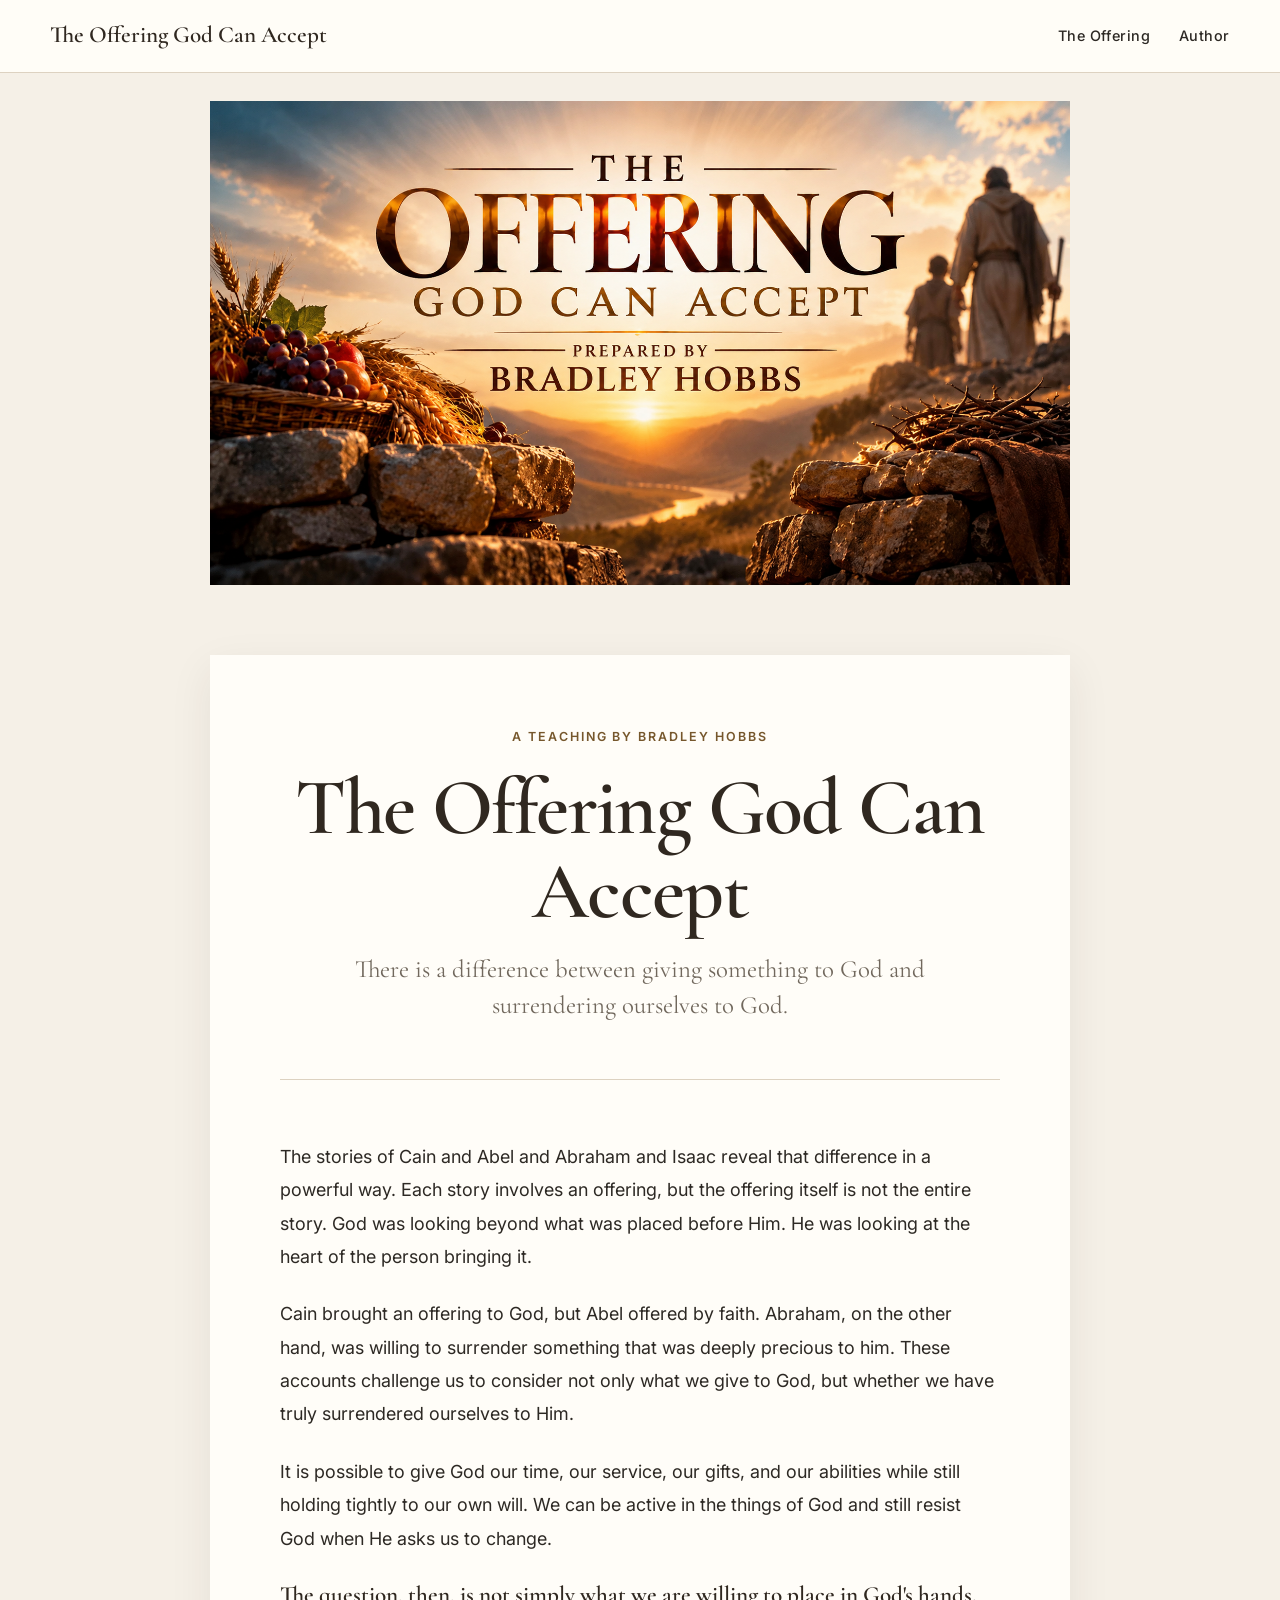
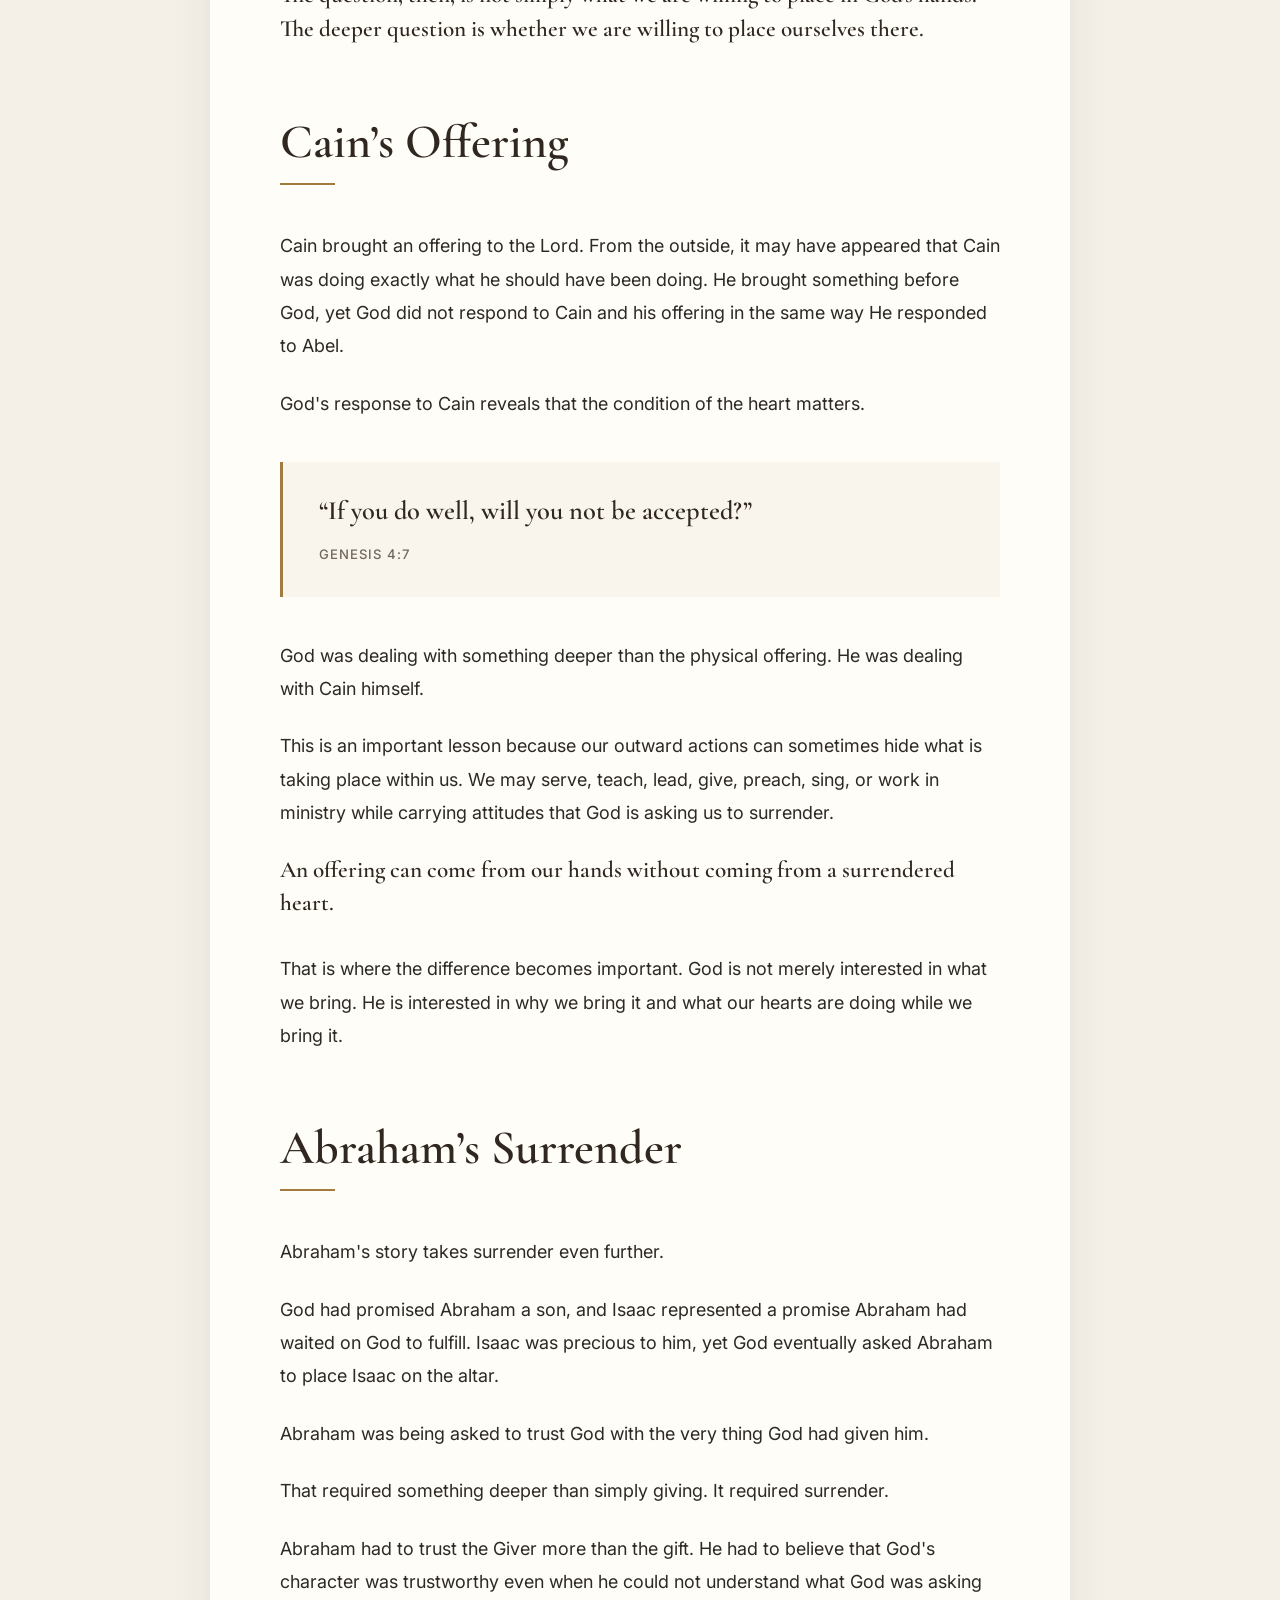
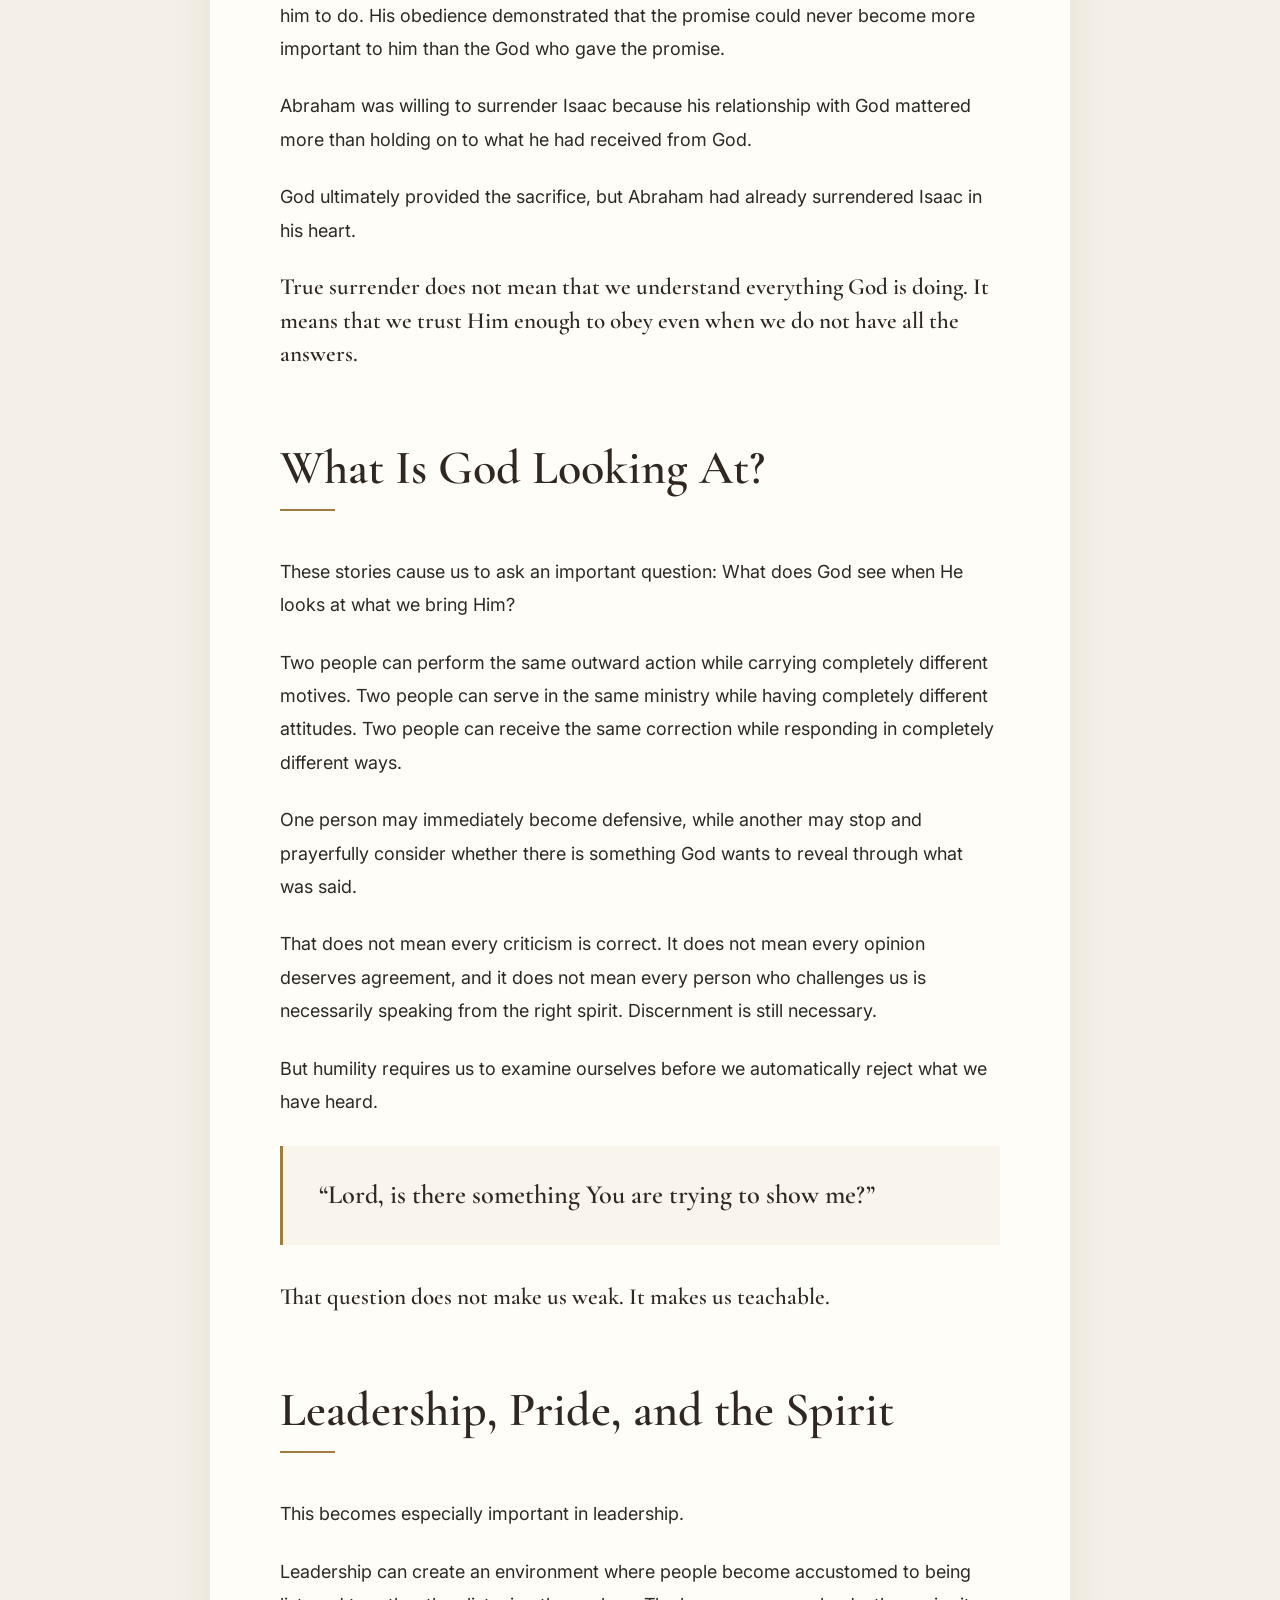
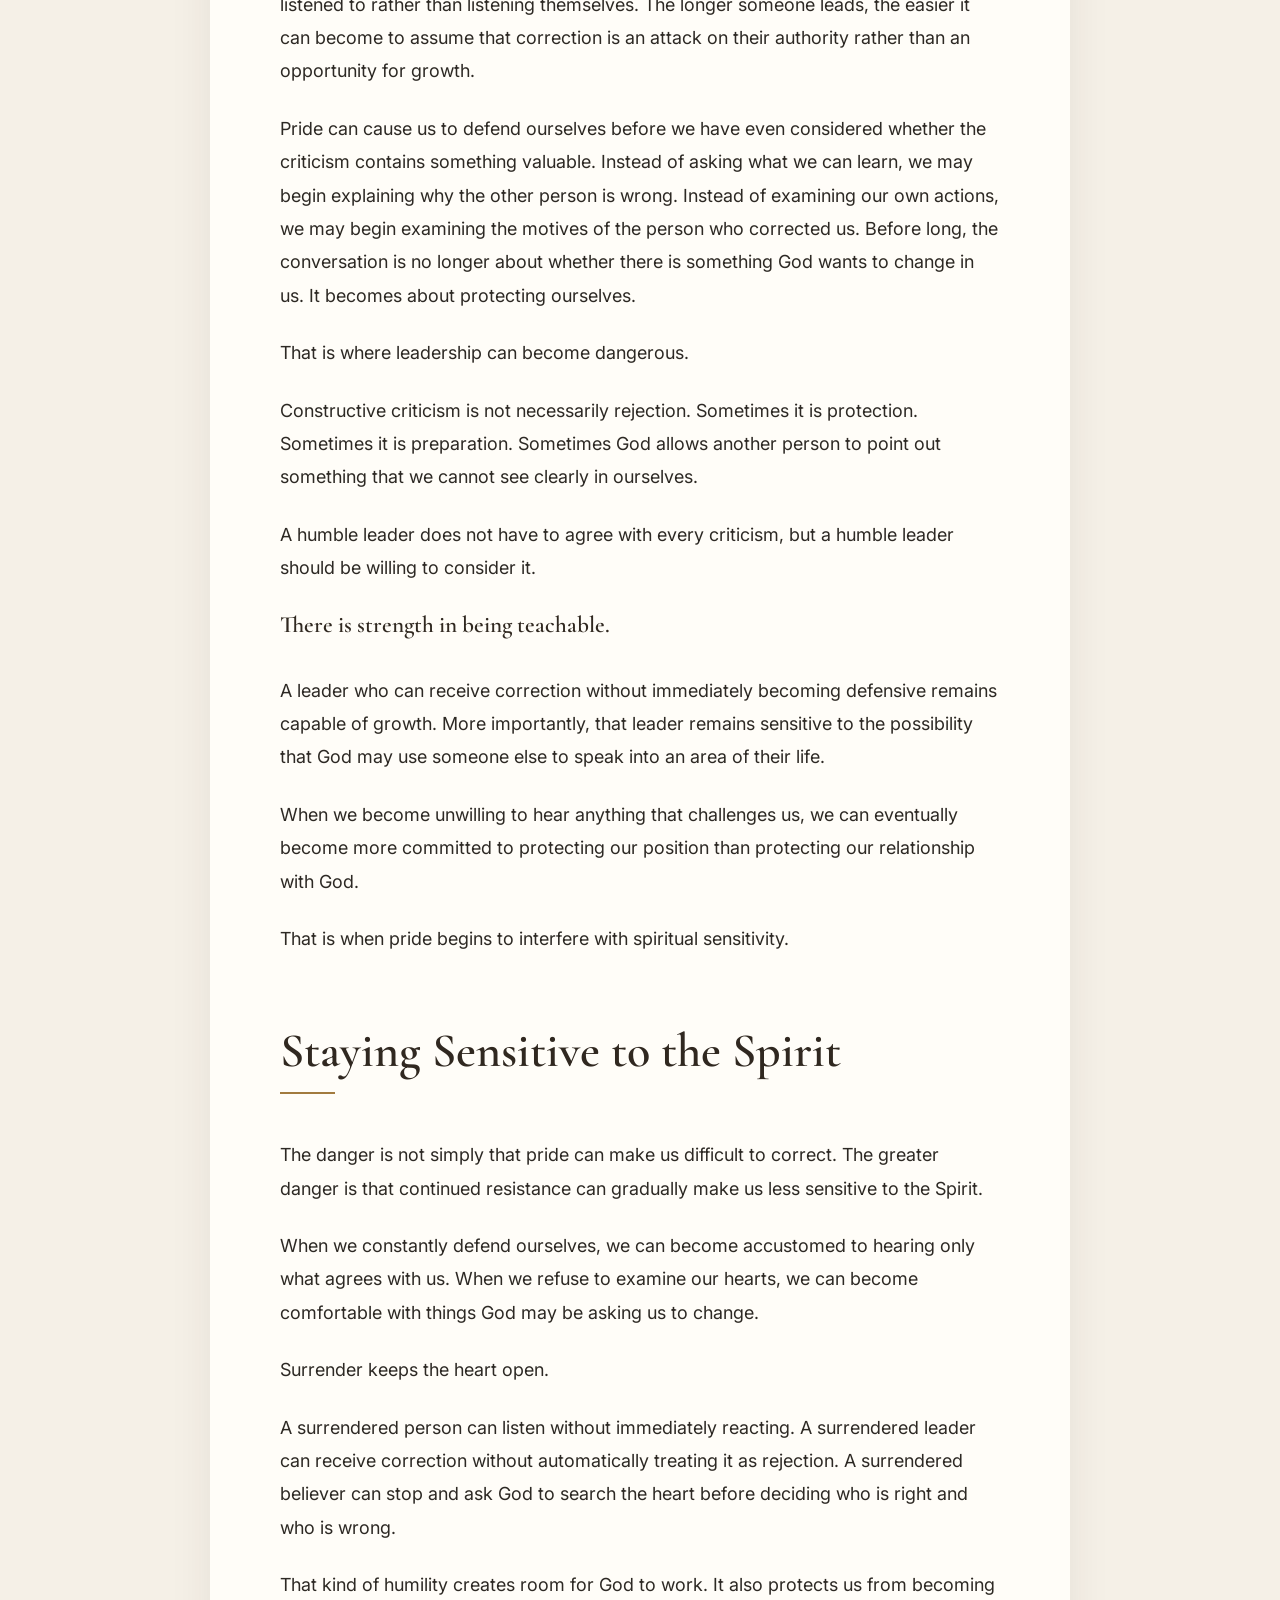
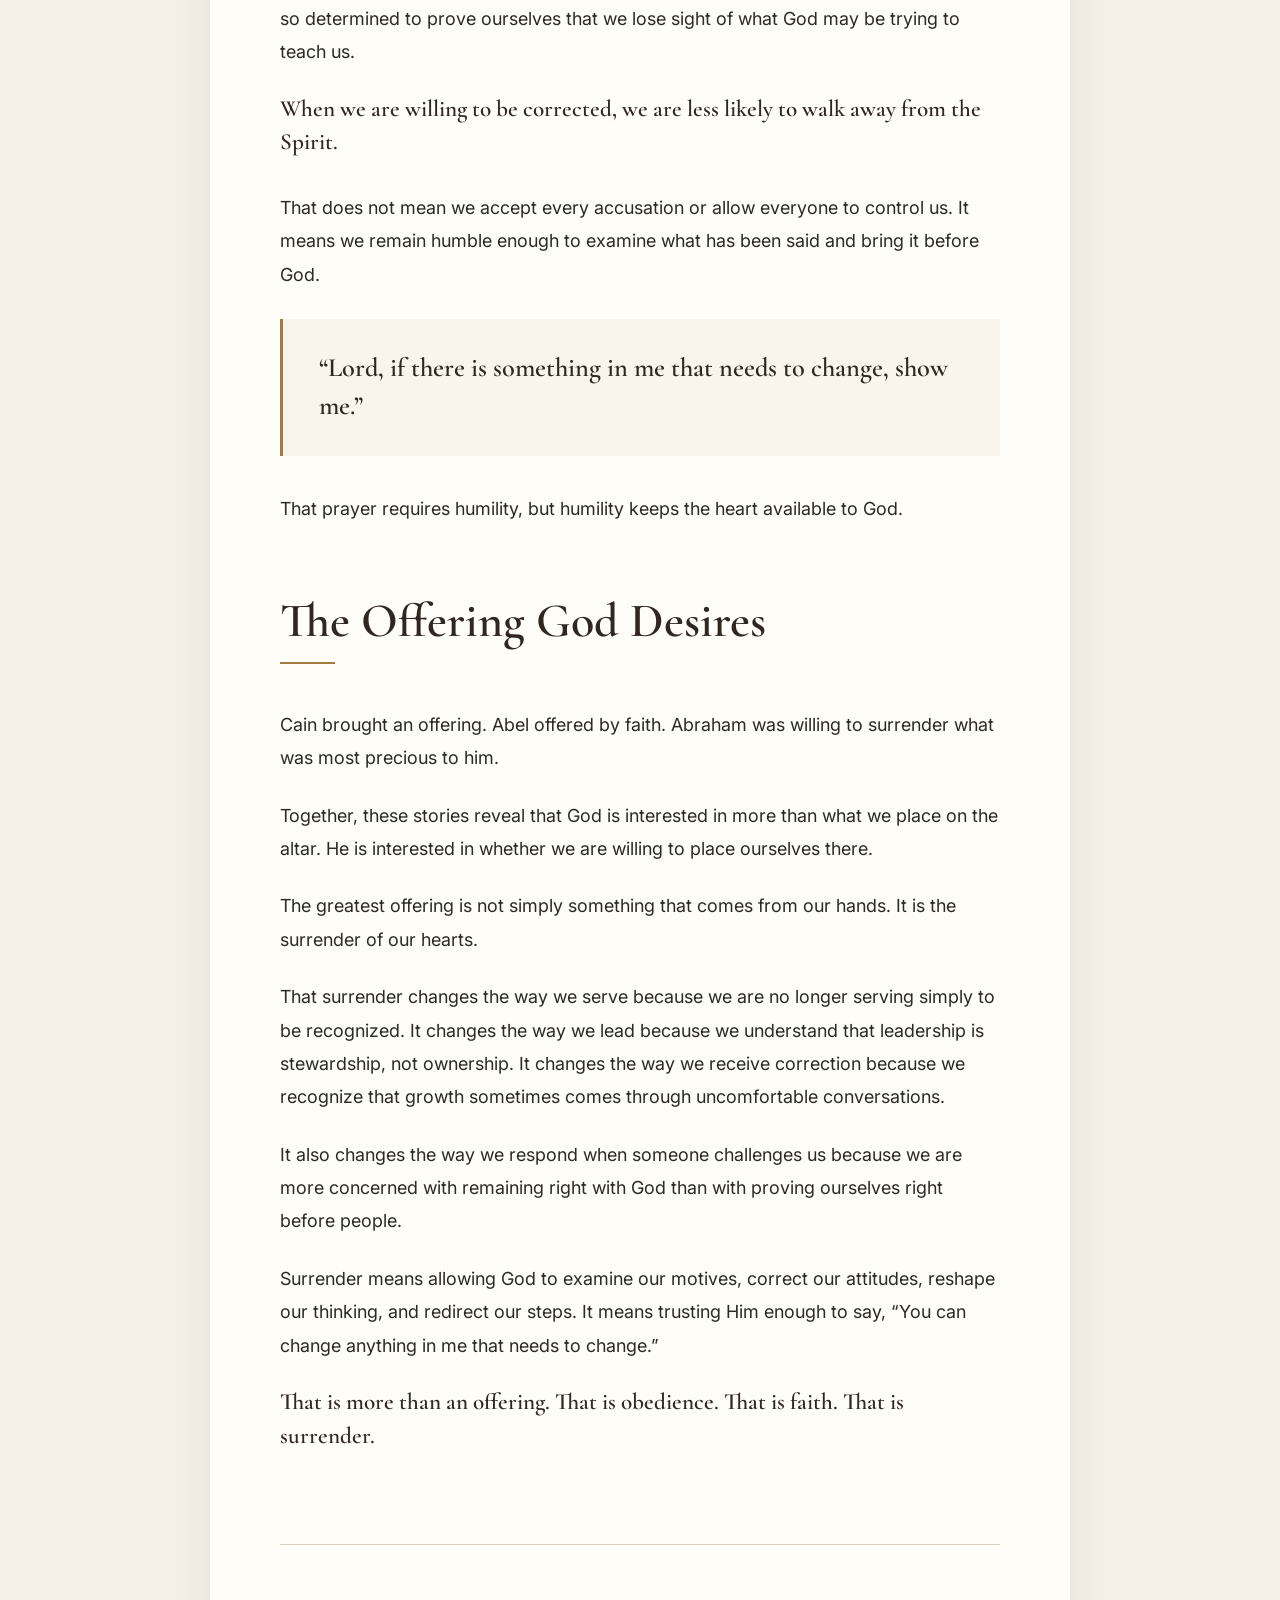
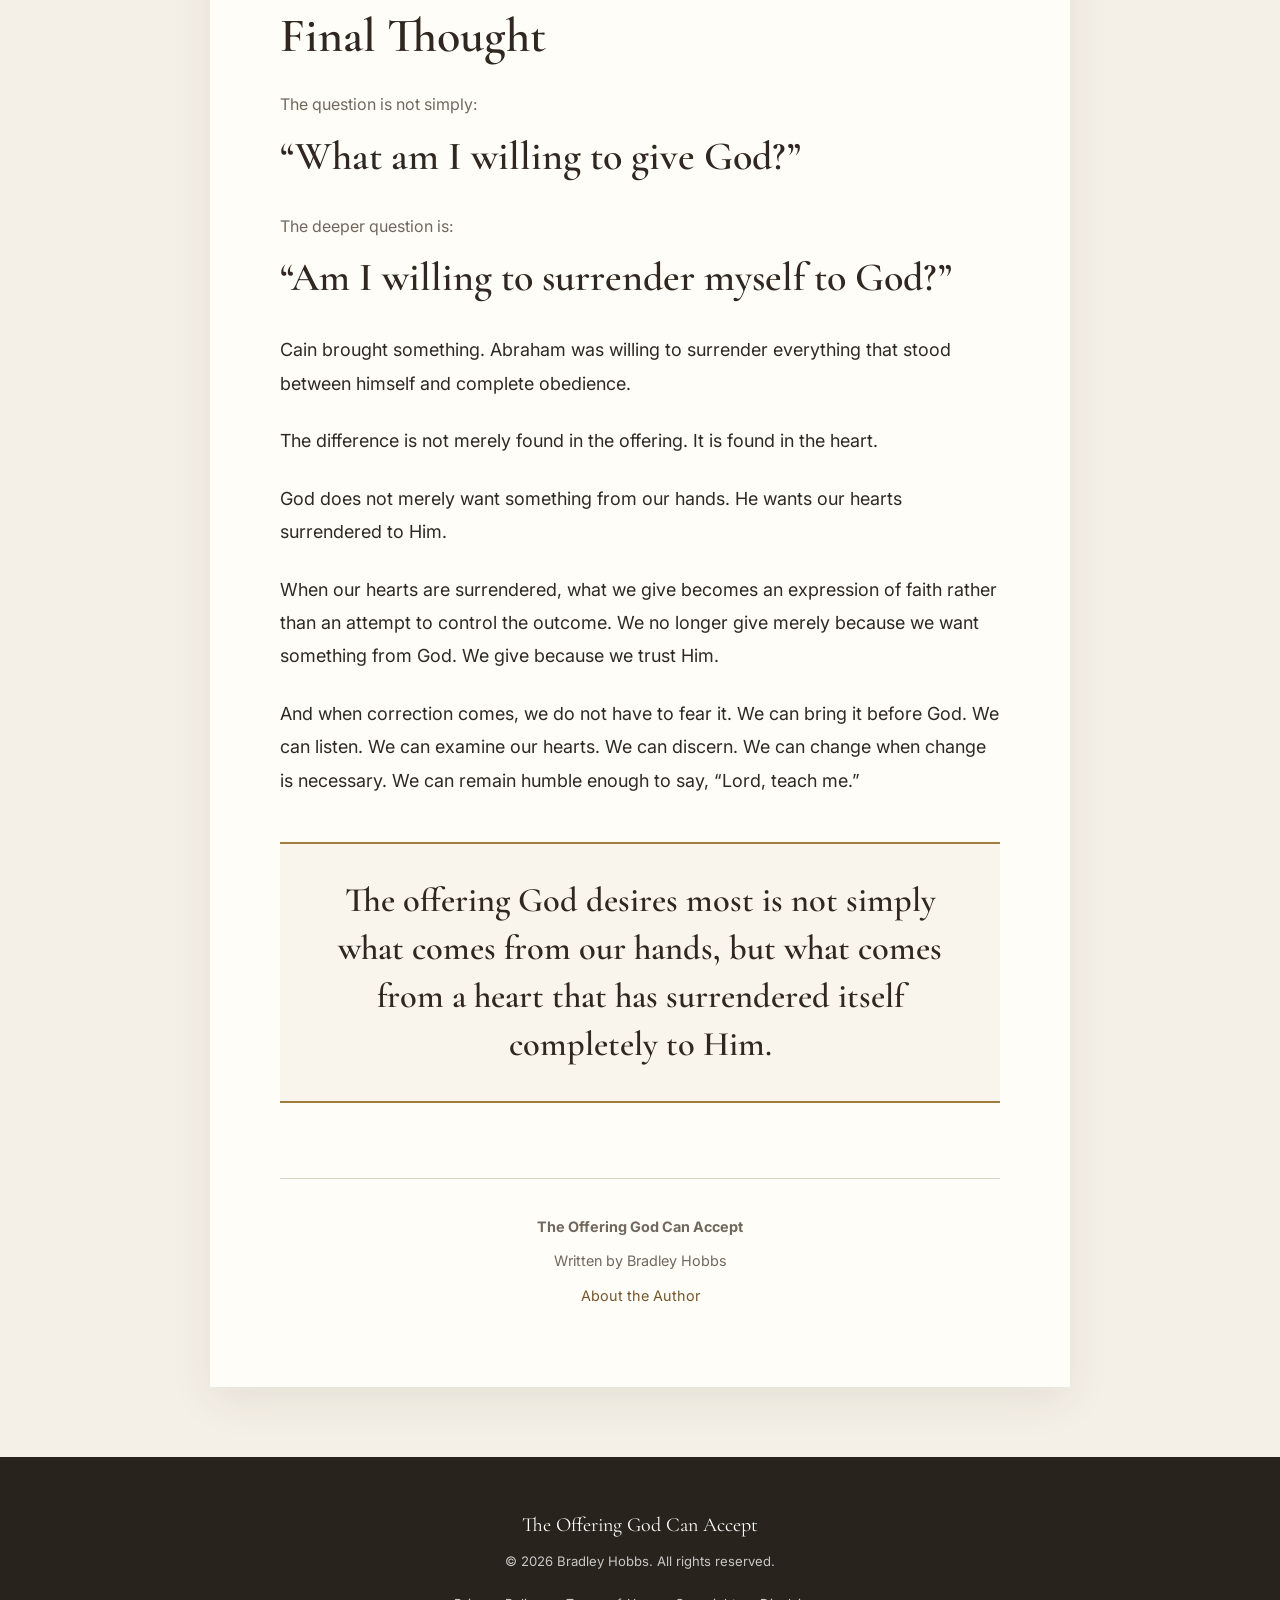
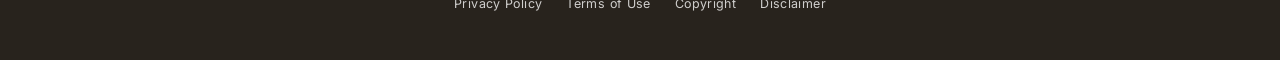
<file: index.html>
<!DOCTYPE html>
<html lang="en">
<head>
    <meta charset="UTF-8">
    <meta name="viewport" content="width=device-width, initial-scale=1.0">

    <title>The Offering God Can Accept | Bradley Hobbs</title>

    <meta name="description" content="The Offering God Can Accept by Bradley Hobbs. A teaching on surrender, faith, obedience, humility, correction, leadership, and remaining sensitive to the Spirit.">

    <meta name="author" content="Bradley Hobbs">

    <link rel="preconnect" href="https://fonts.googleapis.com">
    <link rel="preconnect" href="https://fonts.gstatic.com" crossorigin>

    <link href="https://fonts.googleapis.com/css2?family=Cormorant+Garamond:wght@500;600;700&family=Inter:wght@400;500;600&display=swap" rel="stylesheet">

    <link rel="stylesheet" href="styles.css">
</head>

<body>

    <header class="site-header">
        <div class="container nav-container">

            <a href="index.html" class="site-title">
                The Offering God Can Accept
            </a>

            <nav class="main-nav" aria-label="Main navigation">
                <a href="index.html">The Offering</a>
                <a href="author.html">Author</a>
            </nav>

        </div>
    </header>


    <main>

        <section class="hero">
            <img
                src="images/Sunset Offering_ A Cinematic Title Landscape.png"
                alt="The Offering God Can Accept"
                class="hero-image"
            >
        </section>


        <article class="reading-container">

            <header class="article-header">
                <p class="eyebrow">A Teaching by Bradley Hobbs</p>
                <h1>The Offering God Can Accept</h1>
                <p class="intro">There is a difference between giving something to God and surrendering ourselves to God.</p>
            </header>

            <section class="teaching-section">
                <p>The stories of Cain and Abel and Abraham and Isaac reveal that difference in a powerful way. Each story involves an offering, but the offering itself is not the entire story. God was looking beyond what was placed before Him. He was looking at the heart of the person bringing it.</p>
                <p>Cain brought an offering to God, but Abel offered by faith. Abraham, on the other hand, was willing to surrender something that was deeply precious to him. These accounts challenge us to consider not only what we give to God, but whether we have truly surrendered ourselves to Him.</p>
                <p>It is possible to give God our time, our service, our gifts, and our abilities while still holding tightly to our own will. We can be active in the things of God and still resist God when He asks us to change.</p>
                <p class="emphasis">The question, then, is not simply what we are willing to place in God's hands. The deeper question is whether we are willing to place ourselves there.</p>
            </section>

            <section class="teaching-section">
                <h2>Cain’s Offering</h2>
                <p>Cain brought an offering to the Lord. From the outside, it may have appeared that Cain was doing exactly what he should have been doing. He brought something before God, yet God did not respond to Cain and his offering in the same way He responded to Abel.</p>
                <p>God's response to Cain reveals that the condition of the heart matters.</p>
                <blockquote>
                    <p>“If you do well, will you not be accepted?”</p>
                    <cite>Genesis 4:7</cite>
                </blockquote>
                <p>God was dealing with something deeper than the physical offering. He was dealing with Cain himself.</p>
                <p>This is an important lesson because our outward actions can sometimes hide what is taking place within us. We may serve, teach, lead, give, preach, sing, or work in ministry while carrying attitudes that God is asking us to surrender.</p>
                <p class="emphasis">An offering can come from our hands without coming from a surrendered heart.</p>
                <p>That is where the difference becomes important. God is not merely interested in what we bring. He is interested in why we bring it and what our hearts are doing while we bring it.</p>
            </section>

            <section class="teaching-section">
                <h2>Abraham’s Surrender</h2>
                <p>Abraham's story takes surrender even further.</p>
                <p>God had promised Abraham a son, and Isaac represented a promise Abraham had waited on God to fulfill. Isaac was precious to him, yet God eventually asked Abraham to place Isaac on the altar.</p>
                <p>Abraham was being asked to trust God with the very thing God had given him.</p>
                <p>That required something deeper than simply giving. It required surrender.</p>
                <p>Abraham had to trust the Giver more than the gift. He had to believe that God's character was trustworthy even when he could not understand what God was asking him to do. His obedience demonstrated that the promise could never become more important to him than the God who gave the promise.</p>
                <p>Abraham was willing to surrender Isaac because his relationship with God mattered more than holding on to what he had received from God.</p>
                <p>God ultimately provided the sacrifice, but Abraham had already surrendered Isaac in his heart.</p>
                <p class="emphasis">True surrender does not mean that we understand everything God is doing. It means that we trust Him enough to obey even when we do not have all the answers.</p>
            </section>

            <section class="teaching-section">
                <h2>What Is God Looking At?</h2>
                <p>These stories cause us to ask an important question: What does God see when He looks at what we bring Him?</p>
                <p>Two people can perform the same outward action while carrying completely different motives. Two people can serve in the same ministry while having completely different attitudes. Two people can receive the same correction while responding in completely different ways.</p>
                <p>One person may immediately become defensive, while another may stop and prayerfully consider whether there is something God wants to reveal through what was said.</p>
                <p>That does not mean every criticism is correct. It does not mean every opinion deserves agreement, and it does not mean every person who challenges us is necessarily speaking from the right spirit. Discernment is still necessary.</p>
                <p>But humility requires us to examine ourselves before we automatically reject what we have heard.</p>
                <blockquote class="question-block">
                    <p>“Lord, is there something You are trying to show me?”</p>
                </blockquote>
                <p class="emphasis">That question does not make us weak. It makes us teachable.</p>
            </section>

            <section class="teaching-section">
                <h2>Leadership, Pride, and the Spirit</h2>
                <p>This becomes especially important in leadership.</p>
                <p>Leadership can create an environment where people become accustomed to being listened to rather than listening themselves. The longer someone leads, the easier it can become to assume that correction is an attack on their authority rather than an opportunity for growth.</p>
                <p>Pride can cause us to defend ourselves before we have even considered whether the criticism contains something valuable. Instead of asking what we can learn, we may begin explaining why the other person is wrong. Instead of examining our own actions, we may begin examining the motives of the person who corrected us. Before long, the conversation is no longer about whether there is something God wants to change in us. It becomes about protecting ourselves.</p>
                <p>That is where leadership can become dangerous.</p>
                <p>Constructive criticism is not necessarily rejection. Sometimes it is protection. Sometimes it is preparation. Sometimes God allows another person to point out something that we cannot see clearly in ourselves.</p>
                <p>A humble leader does not have to agree with every criticism, but a humble leader should be willing to consider it.</p>
                <p class="emphasis">There is strength in being teachable.</p>
                <p>A leader who can receive correction without immediately becoming defensive remains capable of growth. More importantly, that leader remains sensitive to the possibility that God may use someone else to speak into an area of their life.</p>
                <p>When we become unwilling to hear anything that challenges us, we can eventually become more committed to protecting our position than protecting our relationship with God.</p>
                <p>That is when pride begins to interfere with spiritual sensitivity.</p>
            </section>

            <section class="teaching-section">
                <h2>Staying Sensitive to the Spirit</h2>
                <p>The danger is not simply that pride can make us difficult to correct. The greater danger is that continued resistance can gradually make us less sensitive to the Spirit.</p>
                <p>When we constantly defend ourselves, we can become accustomed to hearing only what agrees with us. When we refuse to examine our hearts, we can become comfortable with things God may be asking us to change.</p>
                <p>Surrender keeps the heart open.</p>
                <p>A surrendered person can listen without immediately reacting. A surrendered leader can receive correction without automatically treating it as rejection. A surrendered believer can stop and ask God to search the heart before deciding who is right and who is wrong.</p>
                <p>That kind of humility creates room for God to work. It also protects us from becoming so determined to prove ourselves that we lose sight of what God may be trying to teach us.</p>
                <p class="emphasis">When we are willing to be corrected, we are less likely to walk away from the Spirit.</p>
                <p>That does not mean we accept every accusation or allow everyone to control us. It means we remain humble enough to examine what has been said and bring it before God.</p>
                <blockquote class="question-block">
                    <p>“Lord, if there is something in me that needs to change, show me.”</p>
                </blockquote>
                <p>That prayer requires humility, but humility keeps the heart available to God.</p>
            </section>

            <section class="teaching-section">
                <h2>The Offering God Desires</h2>
                <p>Cain brought an offering. Abel offered by faith. Abraham was willing to surrender what was most precious to him.</p>
                <p>Together, these stories reveal that God is interested in more than what we place on the altar. He is interested in whether we are willing to place ourselves there.</p>
                <p>The greatest offering is not simply something that comes from our hands. It is the surrender of our hearts.</p>
                <p>That surrender changes the way we serve because we are no longer serving simply to be recognized. It changes the way we lead because we understand that leadership is stewardship, not ownership. It changes the way we receive correction because we recognize that growth sometimes comes through uncomfortable conversations.</p>
                <p>It also changes the way we respond when someone challenges us because we are more concerned with remaining right with God than with proving ourselves right before people.</p>
                <p>Surrender means allowing God to examine our motives, correct our attitudes, reshape our thinking, and redirect our steps. It means trusting Him enough to say, “You can change anything in me that needs to change.”</p>
                <p class="emphasis">That is more than an offering. That is obedience. That is faith. That is surrender.</p>
            </section>

            <section class="final-section">
                <h2>Final Thought</h2>
                <p class="final-question">The question is not simply:</p>
                <p class="featured-question">“What am I willing to give God?”</p>
                <p class="final-question">The deeper question is:</p>
                <p class="featured-question">“Am I willing to surrender myself to God?”</p>
                <p>Cain brought something. Abraham was willing to surrender everything that stood between himself and complete obedience.</p>
                <p>The difference is not merely found in the offering. It is found in the heart.</p>
                <p>God does not merely want something from our hands. He wants our hearts surrendered to Him.</p>
                <p>When our hearts are surrendered, what we give becomes an expression of faith rather than an attempt to control the outcome. We no longer give merely because we want something from God. We give because we trust Him.</p>
                <p>And when correction comes, we do not have to fear it. We can bring it before God. We can listen. We can examine our hearts. We can discern. We can change when change is necessary. We can remain humble enough to say, “Lord, teach me.”</p>
                <p class="closing-statement">The offering God desires most is not simply what comes from our hands, but what comes from a heart that has surrendered itself completely to Him.</p>
            </section>

            <footer class="article-footer">
                <p><strong>The Offering God Can Accept</strong></p>
                <p>Written by Bradley Hobbs</p>
                <p><a href="author.html">About the Author</a></p>
            </footer>

        </article>

    </main>


    <footer class="site-footer">

        <div class="container">

            <p>
                The Offering God Can Accept
            </p>

            <p>
                © 2026 Bradley Hobbs. All rights reserved.
            </p>

            <nav class="legal-footer-nav" aria-label="Legal information">
                <a href="privacy.html">Privacy Policy</a>
                <a href="terms.html">Terms of Use</a>
                <a href="copyright.html">Copyright</a>
                <a href="disclaimer.html">Disclaimer</a>
            </nav>

        </div>

    </footer>

</body>
</html>
</file>
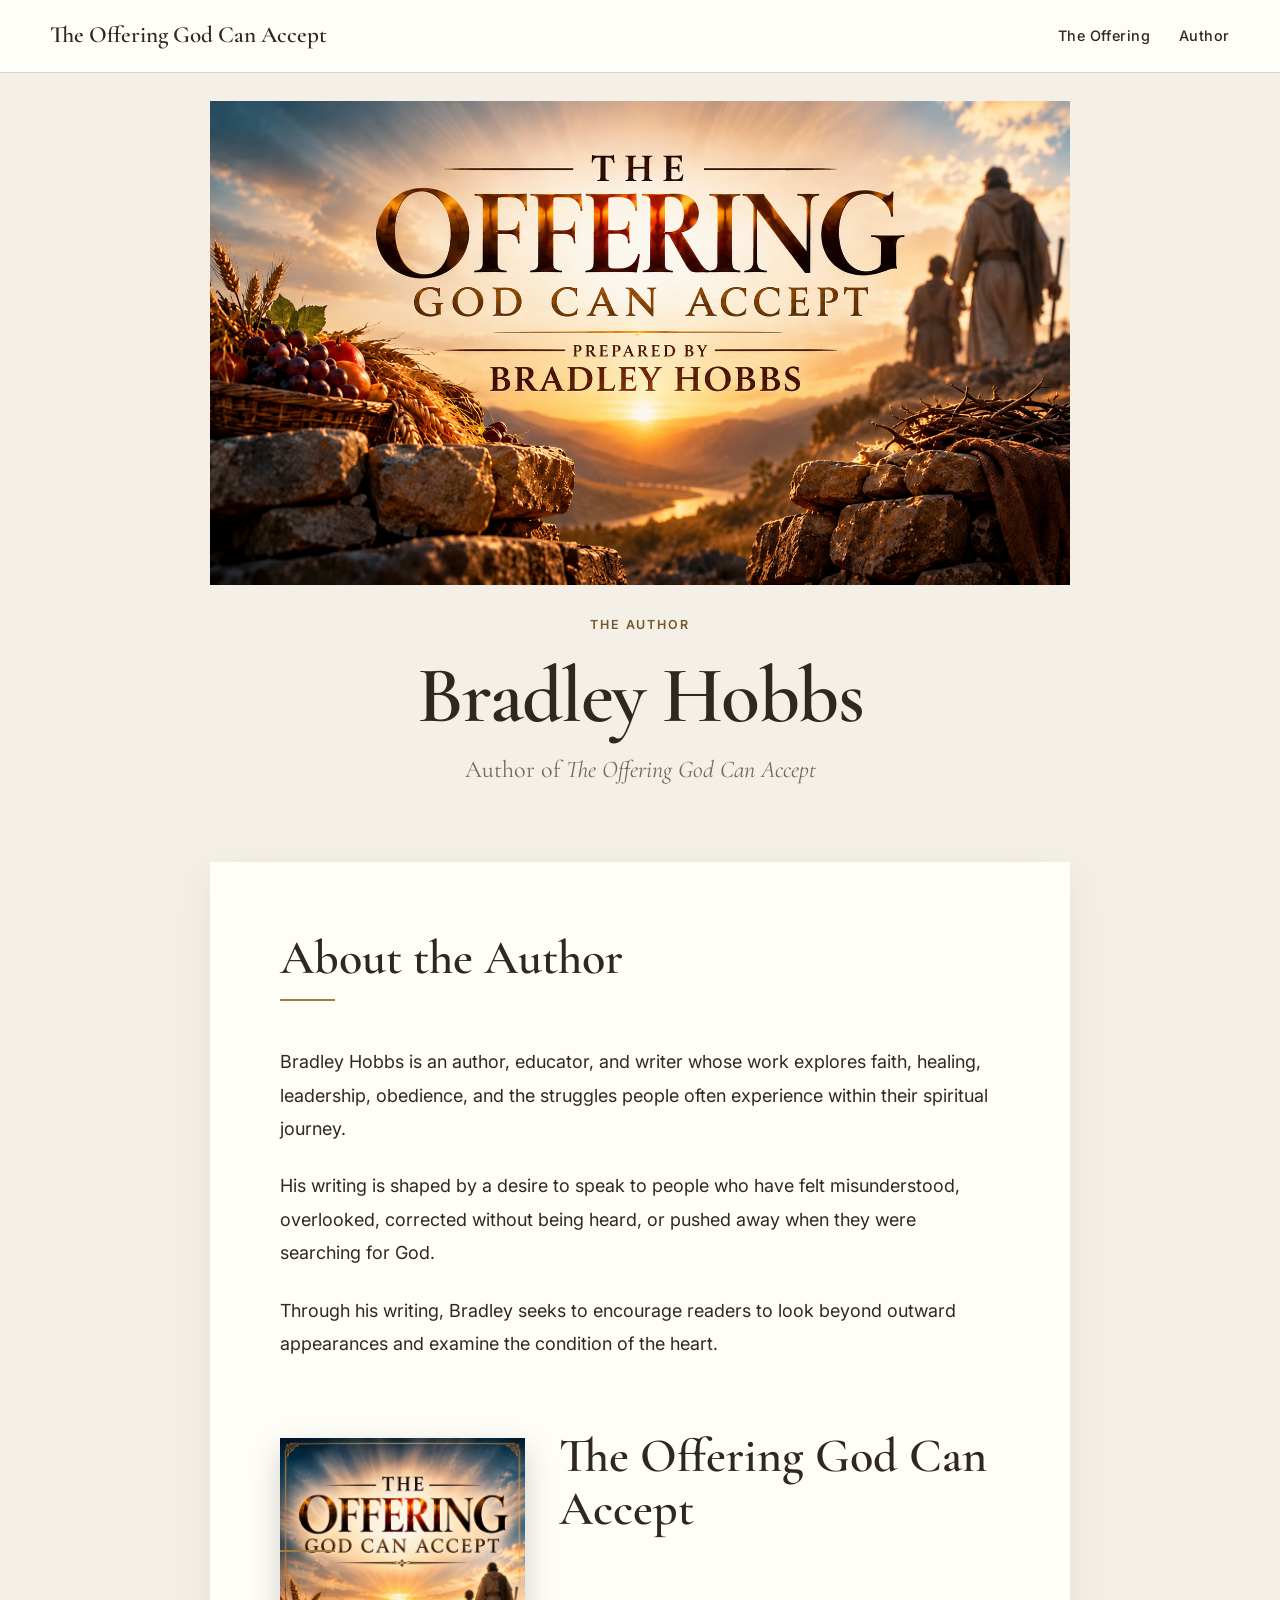
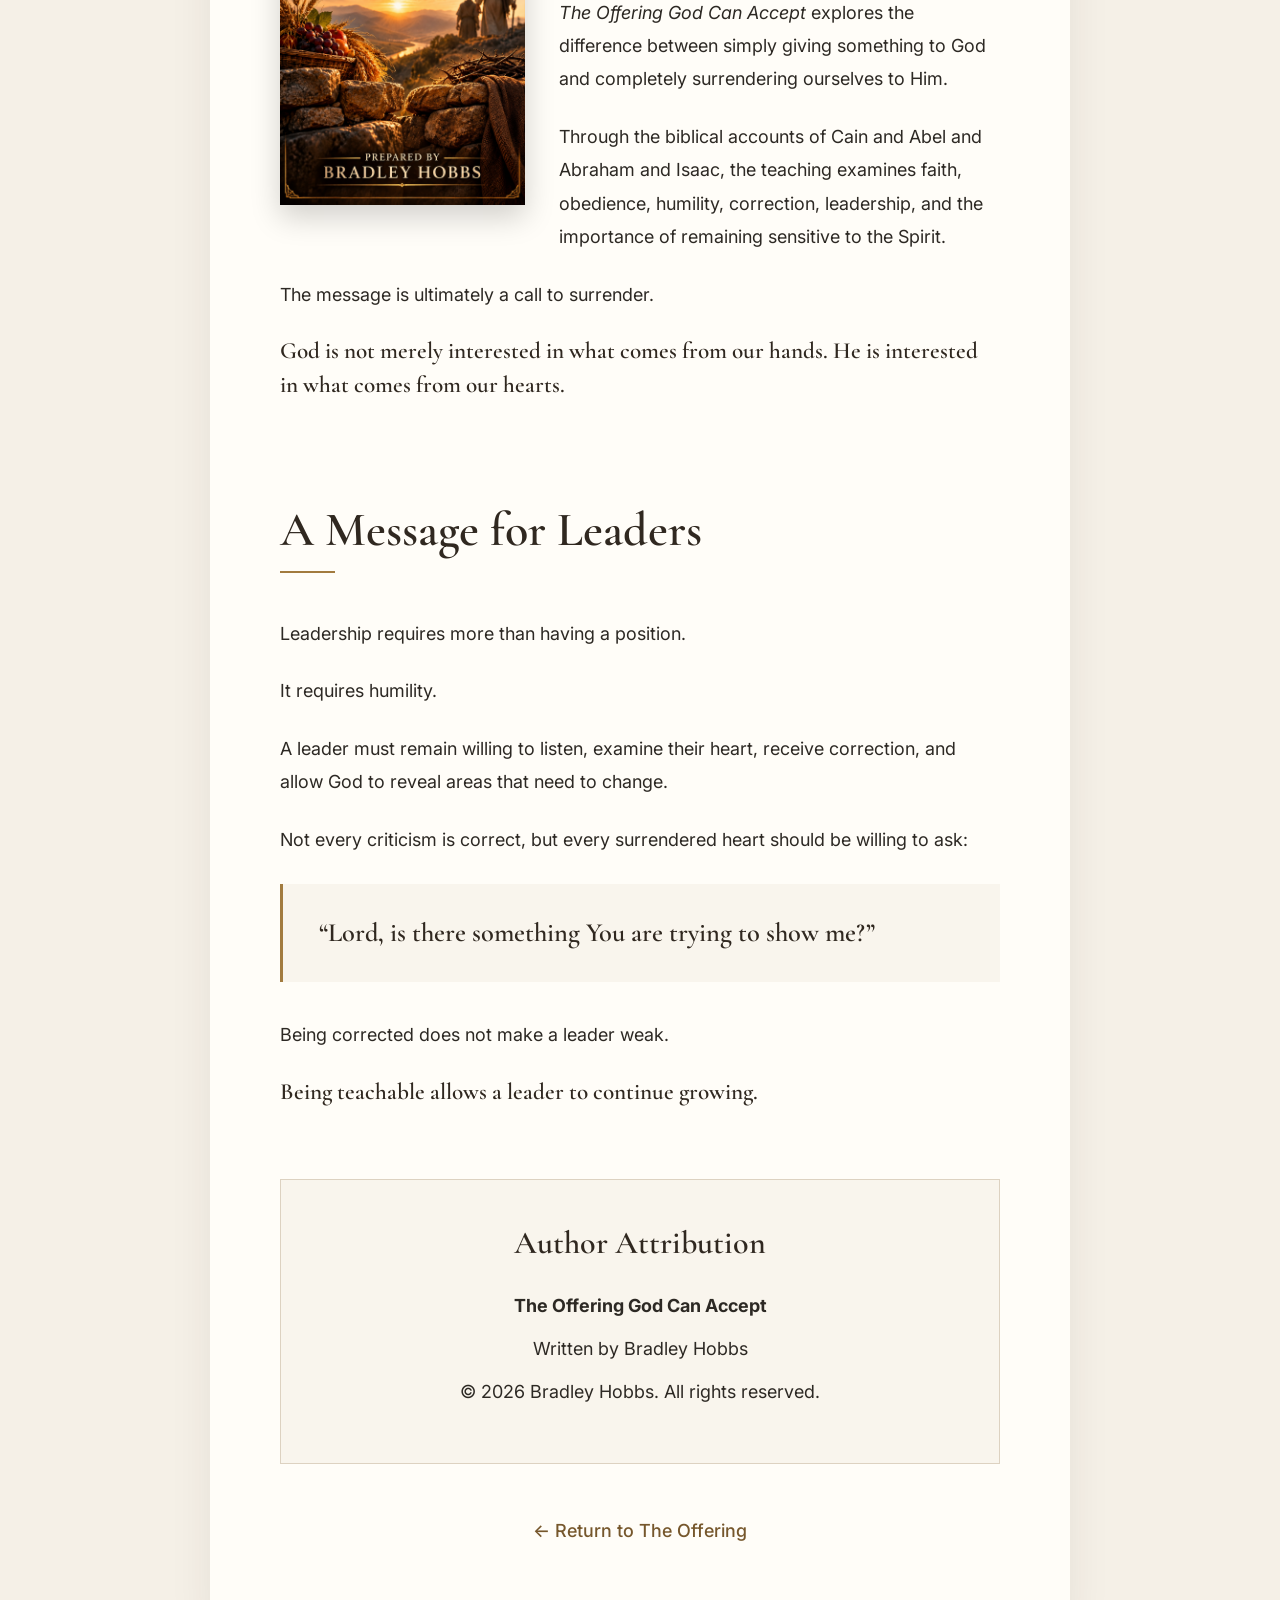
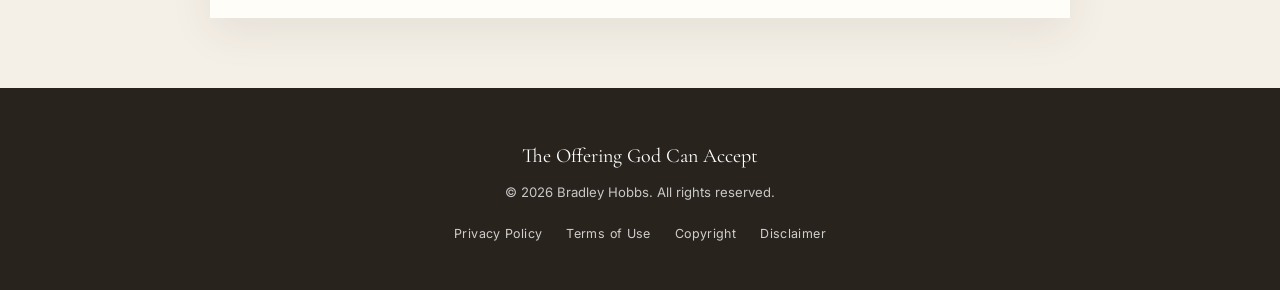
<file: author.html>
<!DOCTYPE html>
<html lang="en">
<head>
    <meta charset="UTF-8">
    <meta name="viewport" content="width=device-width, initial-scale=1.0">

    <title>Author | The Offering God Can Accept</title>

    <meta name="description" content="About Bradley Hobbs, author of The Offering God Can Accept.">

    <meta name="author" content="Bradley Hobbs">

    <link rel="preconnect" href="https://fonts.googleapis.com">
    <link rel="preconnect" href="https://fonts.gstatic.com" crossorigin>

    <link href="https://fonts.googleapis.com/css2?family=Cormorant+Garamond:wght@500;600;700&family=Inter:wght@400;500;600&display=swap" rel="stylesheet">

    <link rel="stylesheet" href="styles.css">
</head>

<body>

    <header class="site-header">

        <div class="container nav-container">

            <a href="index.html" class="site-title">
                The Offering God Can Accept
            </a>

            <nav class="main-nav" aria-label="Main navigation">
                <a href="index.html">
                    The Offering
                </a>

                <a href="author.html" aria-current="page">
                    Author
                </a>
            </nav>

        </div>

    </header>


    <main>

        <section class="author-hero">

            <img
                src="images/Sunset Offering_ A Cinematic Title Landscape.png"
                alt="The Offering God Can Accept banner"
                class="author-hero-image"
            >

            <div class="author-hero-overlay">

                <p class="eyebrow">
                    The Author
                </p>

                <h1>
                    Bradley Hobbs
                </h1>

                <p>
                    Author of <em>The Offering God Can Accept</em>
                </p>

            </div>

        </section>


        <article class="reading-container">

            <section class="teaching-section">

                <h2>
                    About the Author
                </h2>

                <p>
                    Bradley Hobbs is an author, educator, and writer whose work
                    explores faith, healing, leadership, obedience, and the
                    struggles people often experience within their spiritual journey.
                </p>

                <p>
                    His writing is shaped by a desire to speak to people who have
                    felt misunderstood, overlooked, corrected without being heard,
                    or pushed away when they were searching for God.
                </p>

                <p>
                    Through his writing, Bradley seeks to encourage readers to look
                    beyond outward appearances and examine the condition of the heart.
                </p>

            </section>



            <section class="teaching-section author-study-section">

                <img
                    class="author-study-cover"
                    src="images/Golden Offering at Sunset.png"
                    alt="The Offering God Can Accept by Bradley Hobbs, book cover"
                    loading="lazy"
                    decoding="async"
                >

                <h2>
                    The Offering God Can Accept
                </h2>

                <p>
                    <em>The Offering God Can Accept</em> explores the difference
                    between simply giving something to God and completely
                    surrendering ourselves to Him.
                </p>

                <p>
                    Through the biblical accounts of Cain and Abel and Abraham
                    and Isaac, the teaching examines faith, obedience, humility,
                    correction, leadership, and the importance of remaining
                    sensitive to the Spirit.
                </p>

                <p>
                    The message is ultimately a call to surrender.
                </p>

                <p class="emphasis">
                    God is not merely interested in what comes from our hands.
                    He is interested in what comes from our hearts.
                </p>

            </section>


            <section class="teaching-section">

                <h2>
                    A Message for Leaders
                </h2>

                <p>
                    Leadership requires more than having a position.
                </p>

                <p>
                    It requires humility.
                </p>

                <p>
                    A leader must remain willing to listen, examine their heart,
                    receive correction, and allow God to reveal areas that need
                    to change.
                </p>

                <p>
                    Not every criticism is correct, but every surrendered heart
                    should be willing to ask:
                </p>

                <blockquote class="question-block">

                    <p>
                        “Lord, is there something You are trying to show me?”
                    </p>

                </blockquote>

                <p>
                    Being corrected does not make a leader weak.
                </p>

                <p class="emphasis">
                    Being teachable allows a leader to continue growing.
                </p>

            </section>


            <section class="author-attribution">

                <h2>
                    Author Attribution
                </h2>

                <p>
                    <strong>The Offering God Can Accept</strong>
                </p>

                <p>
                    Written by Bradley Hobbs
                </p>

                <p>
                    © 2026 Bradley Hobbs. All rights reserved.
                </p>

            </section>


            <div class="back-link">

                <a href="index.html">
                    ← Return to The Offering
                </a>

            </div>

        </article>

    </main>


    <footer class="site-footer">

        <div class="container">

            <p>
                The Offering God Can Accept
            </p>

            <p>
                © 2026 Bradley Hobbs. All rights reserved.
            </p>

            <nav class="legal-footer-nav" aria-label="Legal information">
                <a href="privacy.html">Privacy Policy</a>
                <a href="terms.html">Terms of Use</a>
                <a href="copyright.html">Copyright</a>
                <a href="disclaimer.html">Disclaimer</a>
            </nav>

        </div>

    </footer>

</body>
</html>
</file>
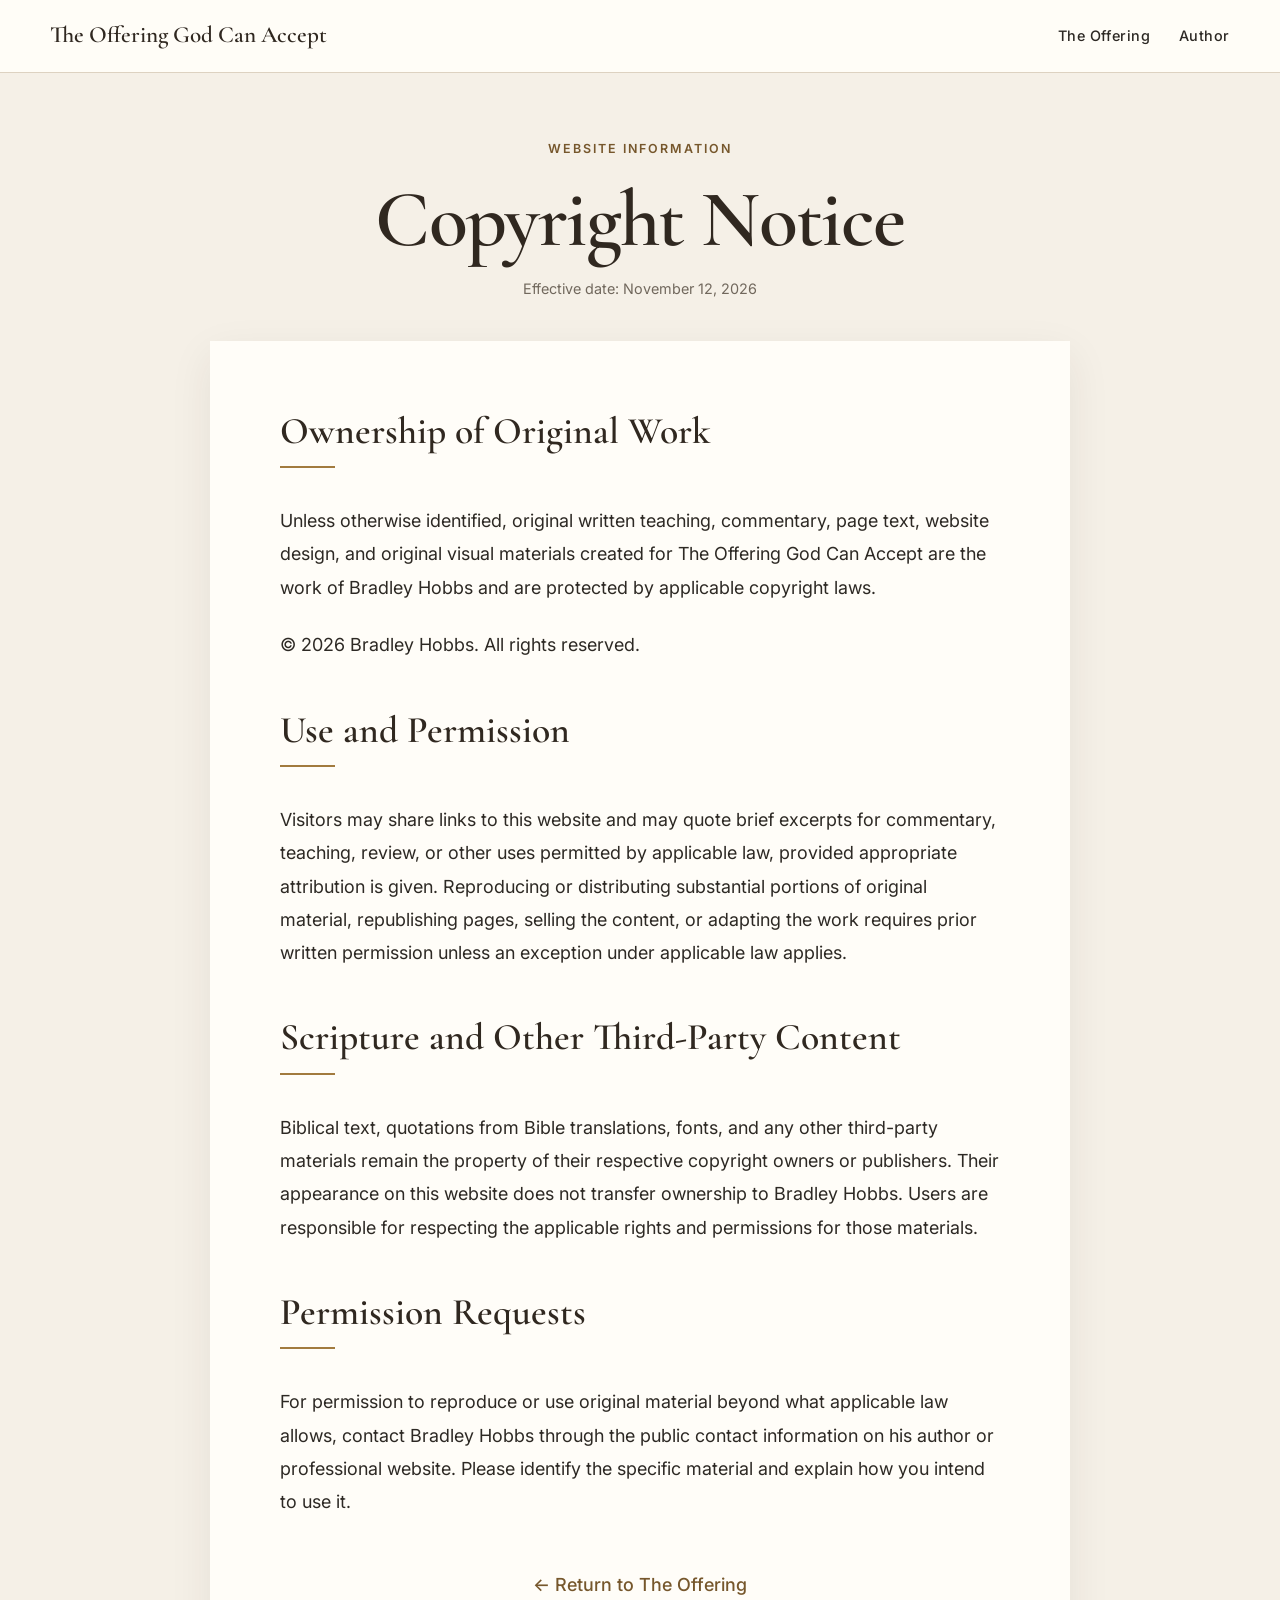
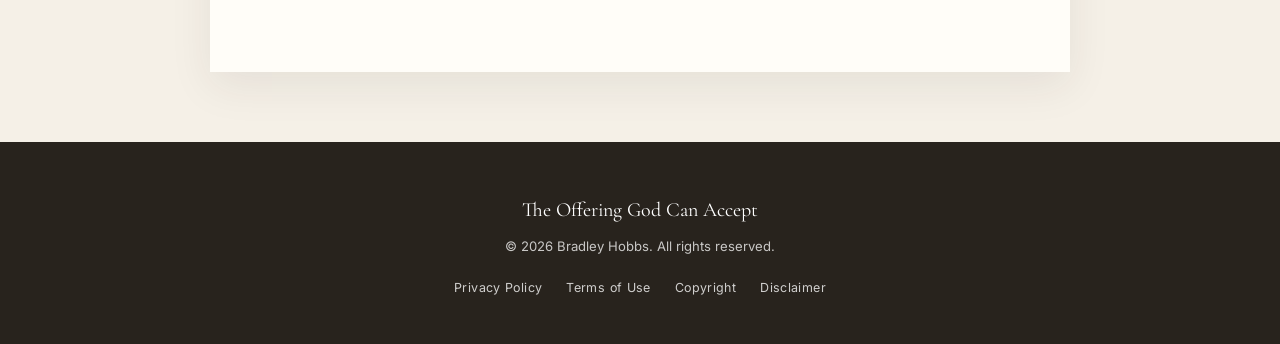
<file: copyright.html>
<!DOCTYPE html>
<html lang="en">
<head>
    <meta charset="UTF-8">
    <meta name="viewport" content="width=device-width, initial-scale=1.0">
    <title>Copyright Notice | The Offering God Can Accept</title>
    <meta name="description" content="Copyright Notice for original content on The Offering God Can Accept by Bradley Hobbs.">
    <meta name="author" content="Bradley Hobbs">
    <link rel="preconnect" href="https://fonts.googleapis.com">
    <link rel="preconnect" href="https://fonts.gstatic.com" crossorigin>
    <link href="https://fonts.googleapis.com/css2?family=Cormorant+Garamond:wght@500;600;700&family=Inter:wght@400;500;600&display=swap" rel="stylesheet">
    <link rel="stylesheet" href="styles.css">
</head>
<body>
    <header class="site-header">
        <div class="container nav-container">
            <a href="index.html" class="site-title">The Offering God Can Accept</a>
            <nav class="main-nav" aria-label="Main navigation">
                <a href="index.html">The Offering</a>
                <a href="author.html">Author</a>
            </nav>
        </div>
    </header>
    <main>
        <section class="legal-hero">
            <p class="eyebrow">Website Information</p>
            <h1>Copyright Notice</h1>
            <p>Effective date: November 12, 2026</p>
        </section>
        <article class="reading-container legal-container">
            <section class="teaching-section">
                <h2>Ownership of Original Work</h2>
                <p>Unless otherwise identified, original written teaching, commentary, page text, website design, and original visual materials created for The Offering God Can Accept are the work of Bradley Hobbs and are protected by applicable copyright laws.</p>
                <p>© 2026 Bradley Hobbs. All rights reserved.</p>
            </section>
            <section class="teaching-section">
                <h2>Use and Permission</h2>
                <p>Visitors may share links to this website and may quote brief excerpts for commentary, teaching, review, or other uses permitted by applicable law, provided appropriate attribution is given. Reproducing or distributing substantial portions of original material, republishing pages, selling the content, or adapting the work requires prior written permission unless an exception under applicable law applies.</p>
            </section>
            <section class="teaching-section">
                <h2>Scripture and Other Third-Party Content</h2>
                <p>Biblical text, quotations from Bible translations, fonts, and any other third-party materials remain the property of their respective copyright owners or publishers. Their appearance on this website does not transfer ownership to Bradley Hobbs. Users are responsible for respecting the applicable rights and permissions for those materials.</p>
            </section>
            <section class="teaching-section">
                <h2>Permission Requests</h2>
                <p>For permission to reproduce or use original material beyond what applicable law allows, contact Bradley Hobbs through the public contact information on his author or professional website. Please identify the specific material and explain how you intend to use it.</p>
            </section>
            <div class="back-link"><a href="index.html">← Return to The Offering</a></div>
        </article>
    </main>
    <footer class="site-footer">
        <div class="container">
            <p>The Offering God Can Accept</p>
            <p>© 2026 Bradley Hobbs. All rights reserved.</p>
            <nav class="legal-footer-nav" aria-label="Legal information">
                <a href="privacy.html">Privacy Policy</a>
                <a href="terms.html">Terms of Use</a>
                <a href="copyright.html">Copyright</a>
                <a href="disclaimer.html">Disclaimer</a>
            </nav>
        </div>
    </footer>
</body>
</html>
</file>
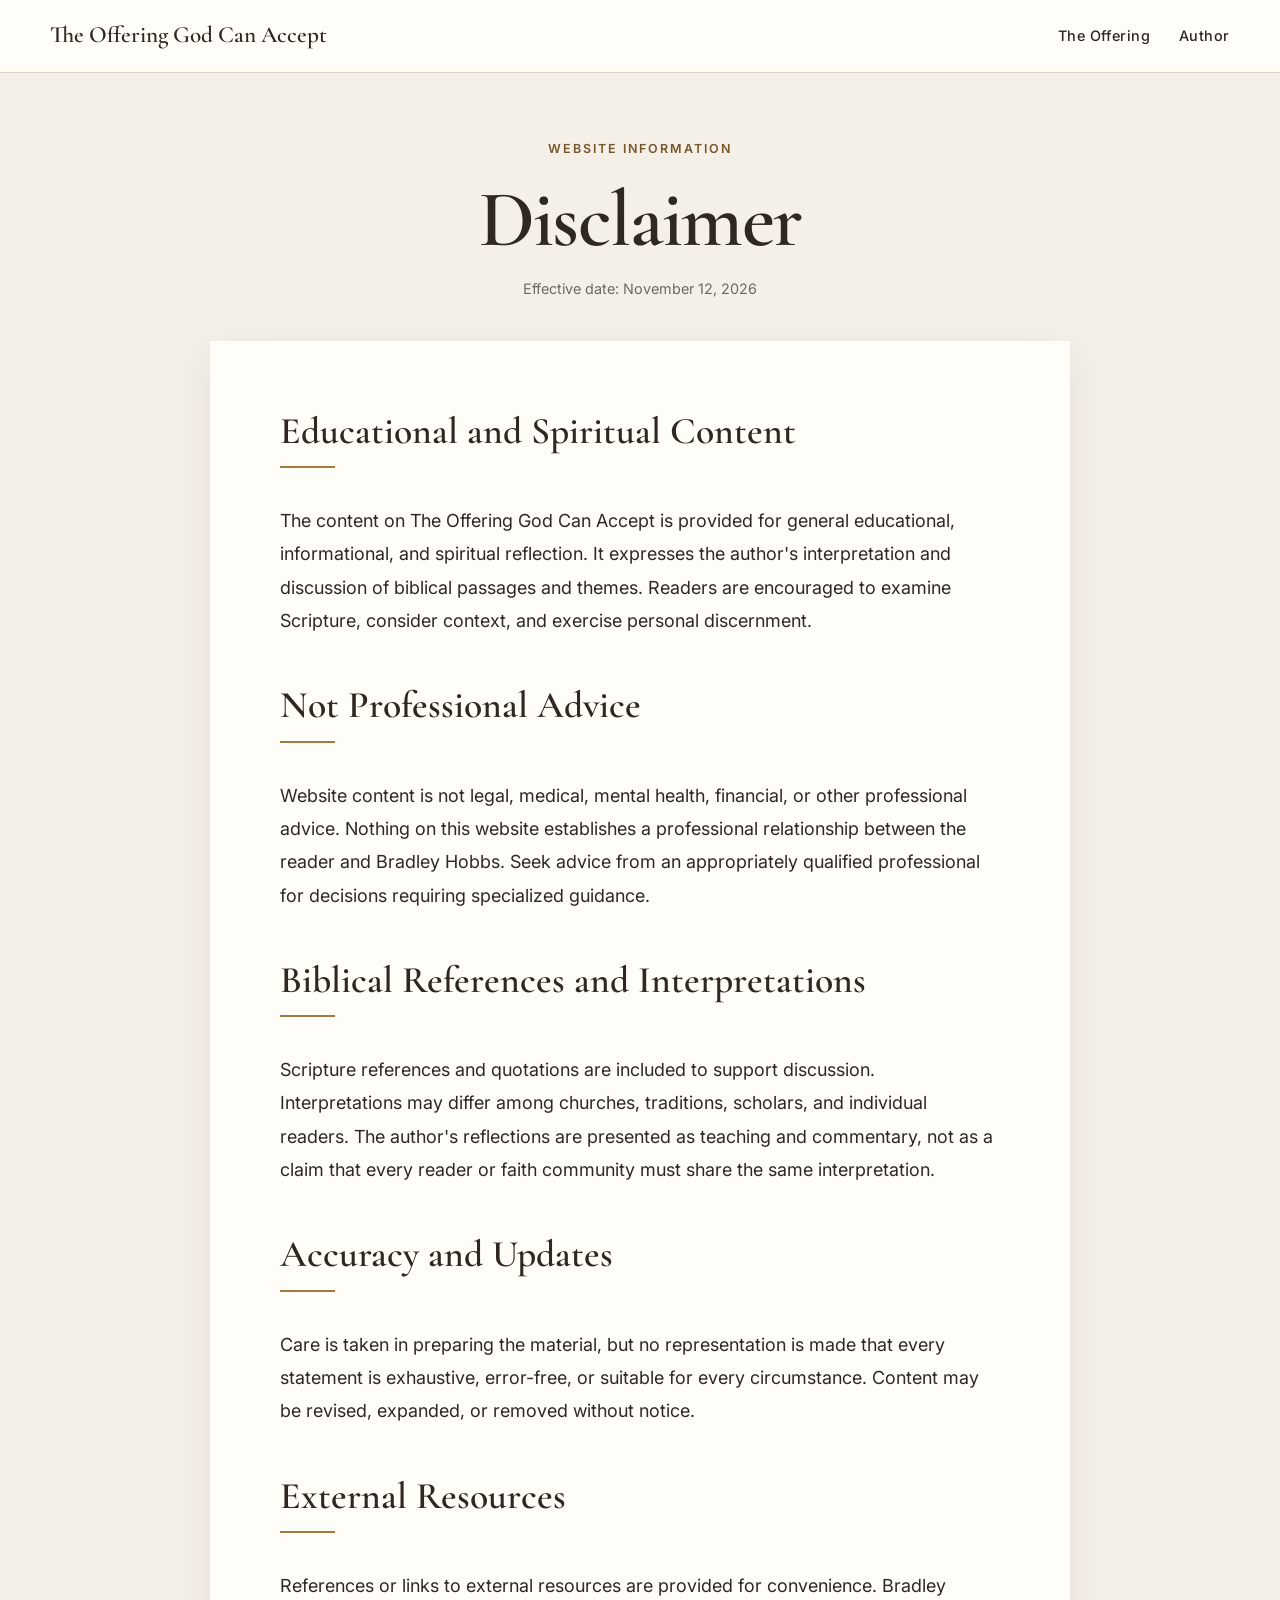
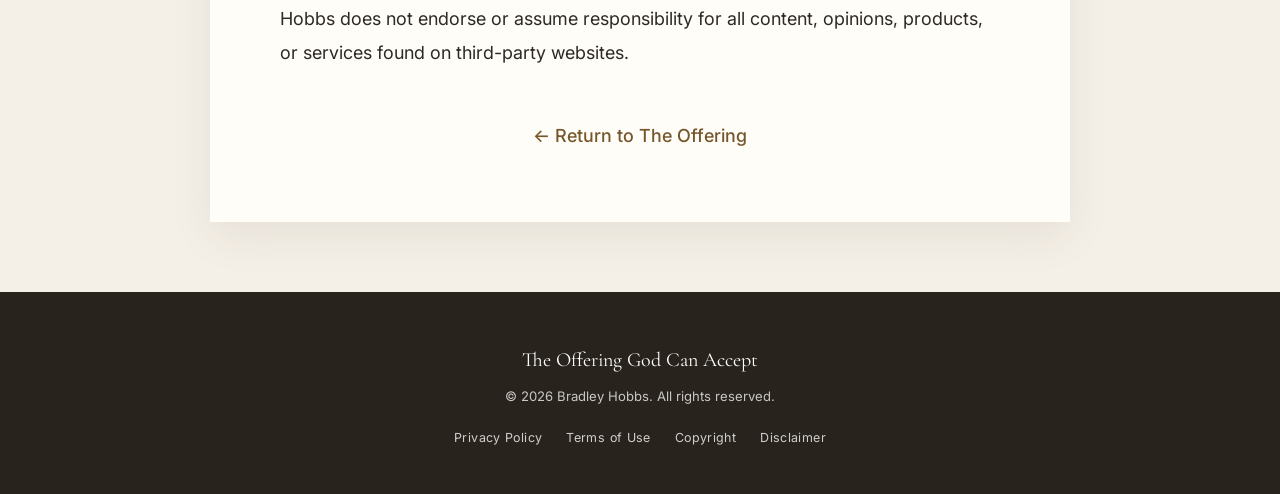
<file: disclaimer.html>
<!DOCTYPE html>
<html lang="en">
<head>
    <meta charset="UTF-8">
    <meta name="viewport" content="width=device-width, initial-scale=1.0">
    <title>Disclaimer | The Offering God Can Accept</title>
    <meta name="description" content="Content and Scripture disclaimer for The Offering God Can Accept by Bradley Hobbs.">
    <meta name="author" content="Bradley Hobbs">
    <link rel="preconnect" href="https://fonts.googleapis.com">
    <link rel="preconnect" href="https://fonts.gstatic.com" crossorigin>
    <link href="https://fonts.googleapis.com/css2?family=Cormorant+Garamond:wght@500;600;700&family=Inter:wght@400;500;600&display=swap" rel="stylesheet">
    <link rel="stylesheet" href="styles.css">
</head>
<body>
    <header class="site-header">
        <div class="container nav-container">
            <a href="index.html" class="site-title">The Offering God Can Accept</a>
            <nav class="main-nav" aria-label="Main navigation">
                <a href="index.html">The Offering</a>
                <a href="author.html">Author</a>
            </nav>
        </div>
    </header>
    <main>
        <section class="legal-hero">
            <p class="eyebrow">Website Information</p>
            <h1>Disclaimer</h1>
            <p>Effective date: November 12, 2026</p>
        </section>
        <article class="reading-container legal-container">
            <section class="teaching-section">
                <h2>Educational and Spiritual Content</h2>
                <p>The content on The Offering God Can Accept is provided for general educational, informational, and spiritual reflection. It expresses the author's interpretation and discussion of biblical passages and themes. Readers are encouraged to examine Scripture, consider context, and exercise personal discernment.</p>
            </section>
            <section class="teaching-section">
                <h2>Not Professional Advice</h2>
                <p>Website content is not legal, medical, mental health, financial, or other professional advice. Nothing on this website establishes a professional relationship between the reader and Bradley Hobbs. Seek advice from an appropriately qualified professional for decisions requiring specialized guidance.</p>
            </section>
            <section class="teaching-section">
                <h2>Biblical References and Interpretations</h2>
                <p>Scripture references and quotations are included to support discussion. Interpretations may differ among churches, traditions, scholars, and individual readers. The author's reflections are presented as teaching and commentary, not as a claim that every reader or faith community must share the same interpretation.</p>
            </section>
            <section class="teaching-section">
                <h2>Accuracy and Updates</h2>
                <p>Care is taken in preparing the material, but no representation is made that every statement is exhaustive, error-free, or suitable for every circumstance. Content may be revised, expanded, or removed without notice.</p>
            </section>
            <section class="teaching-section">
                <h2>External Resources</h2>
                <p>References or links to external resources are provided for convenience. Bradley Hobbs does not endorse or assume responsibility for all content, opinions, products, or services found on third-party websites.</p>
            </section>
            <div class="back-link"><a href="index.html">← Return to The Offering</a></div>
        </article>
    </main>
    <footer class="site-footer">
        <div class="container">
            <p>The Offering God Can Accept</p>
            <p>© 2026 Bradley Hobbs. All rights reserved.</p>
            <nav class="legal-footer-nav" aria-label="Legal information">
                <a href="privacy.html">Privacy Policy</a>
                <a href="terms.html">Terms of Use</a>
                <a href="copyright.html">Copyright</a>
                <a href="disclaimer.html">Disclaimer</a>
            </nav>
        </div>
    </footer>
</body>
</html>
</file>
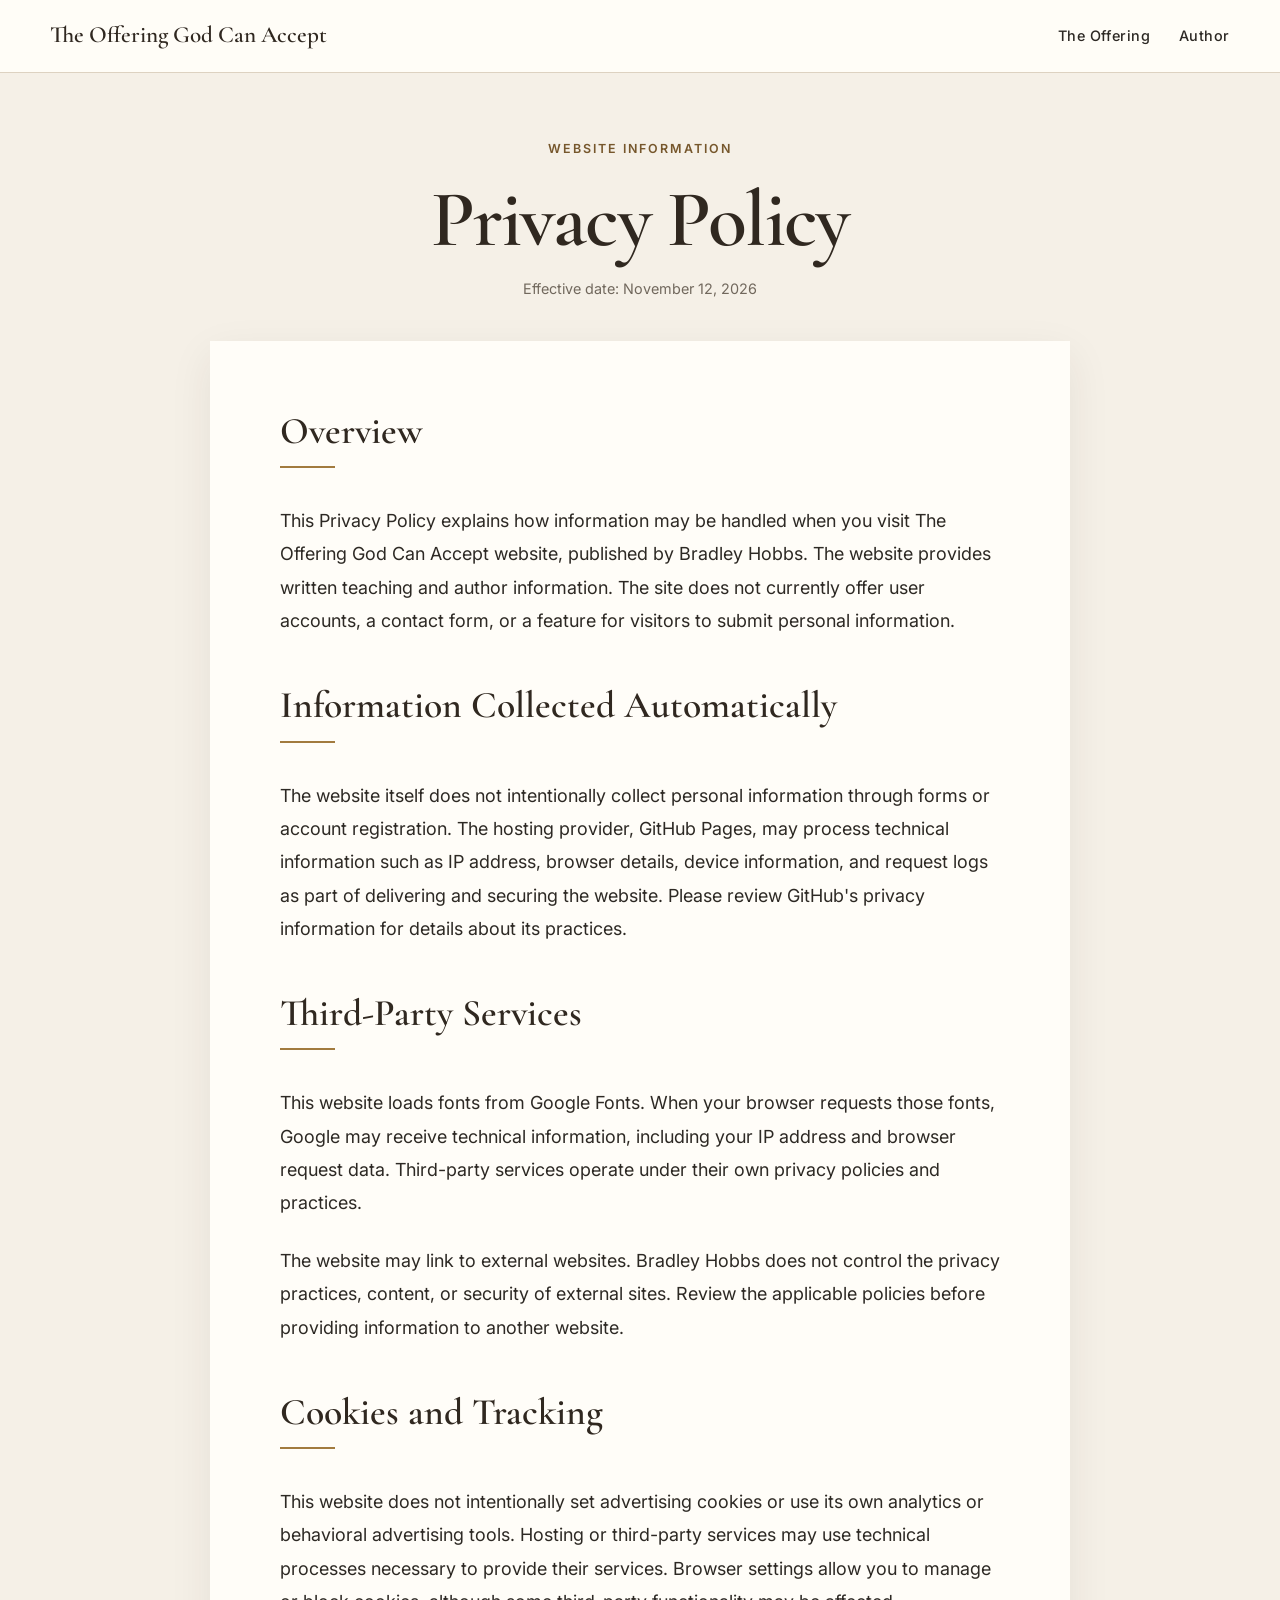
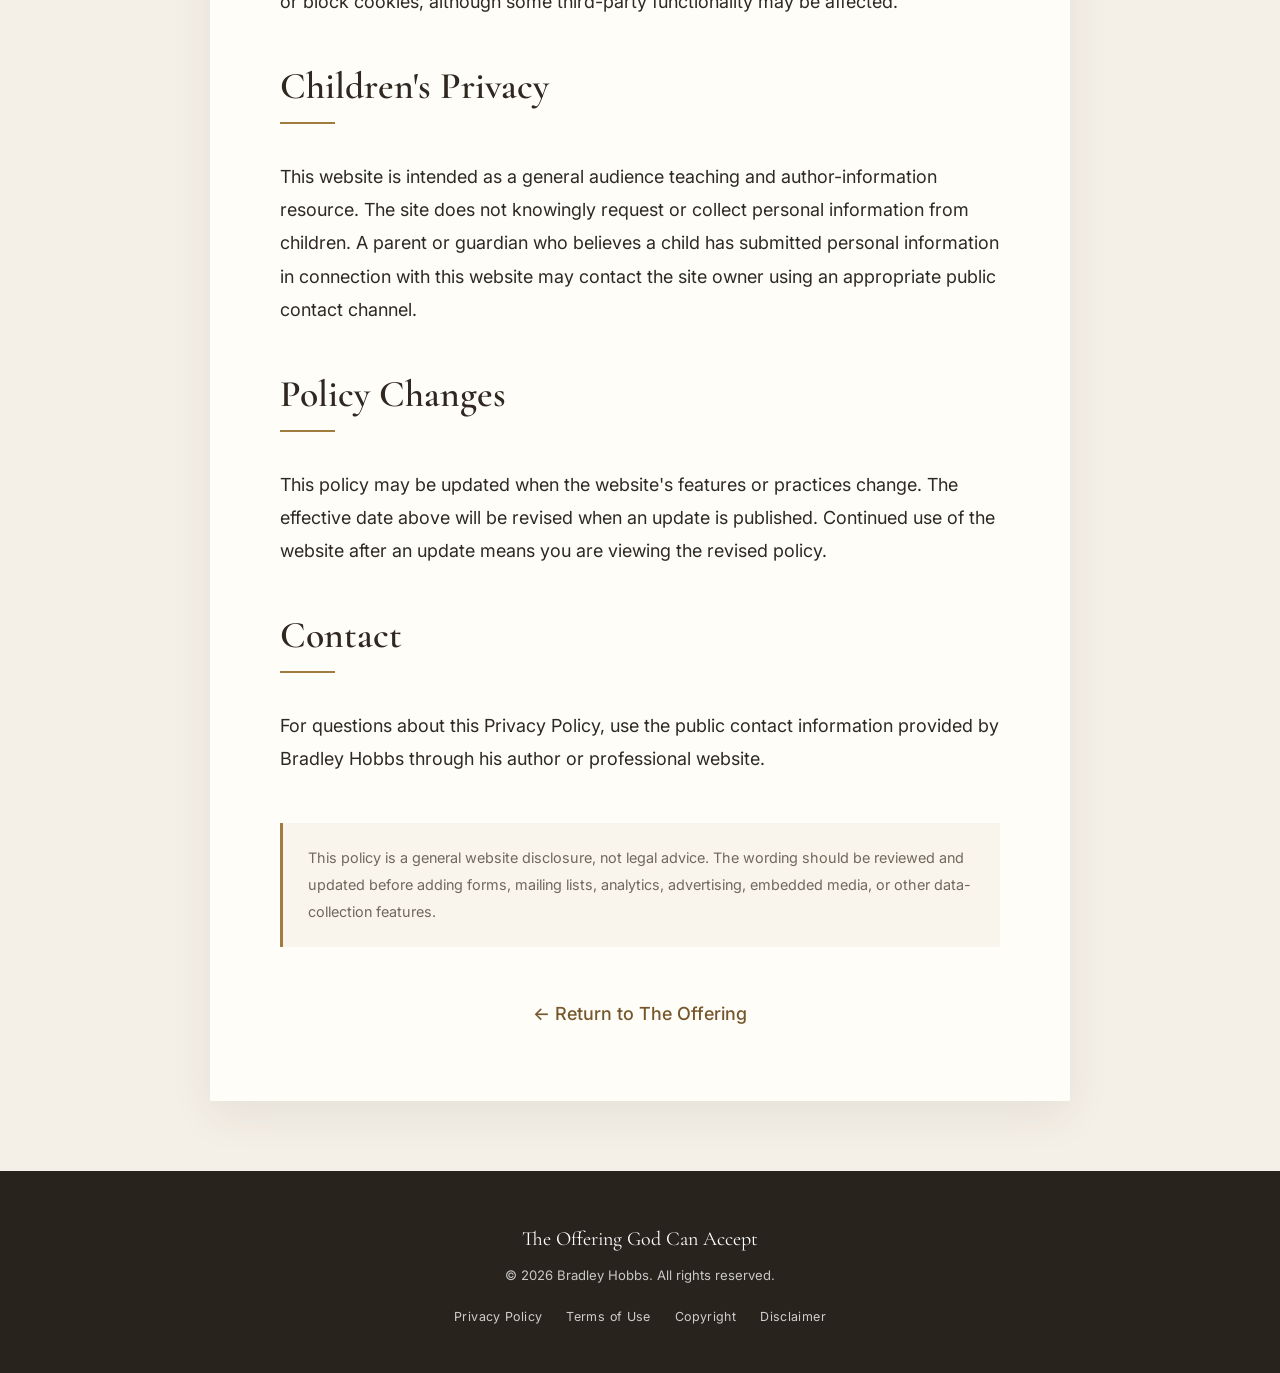
<file: privacy.html>
<!DOCTYPE html>
<html lang="en">
<head>
    <meta charset="UTF-8">
    <meta name="viewport" content="width=device-width, initial-scale=1.0">
    <title>Privacy Policy | The Offering God Can Accept</title>
    <meta name="description" content="Privacy Policy for The Offering God Can Accept by Bradley Hobbs.">
    <meta name="author" content="Bradley Hobbs">
    <link rel="preconnect" href="https://fonts.googleapis.com">
    <link rel="preconnect" href="https://fonts.gstatic.com" crossorigin>
    <link href="https://fonts.googleapis.com/css2?family=Cormorant+Garamond:wght@500;600;700&family=Inter:wght@400;500;600&display=swap" rel="stylesheet">
    <link rel="stylesheet" href="styles.css">
</head>
<body>
    <header class="site-header">
        <div class="container nav-container">
            <a href="index.html" class="site-title">The Offering God Can Accept</a>
            <nav class="main-nav" aria-label="Main navigation">
                <a href="index.html">The Offering</a>
                <a href="author.html">Author</a>
            </nav>
        </div>
    </header>
    <main>
        <section class="legal-hero">
            <p class="eyebrow">Website Information</p>
            <h1>Privacy Policy</h1>
            <p>Effective date: November 12, 2026</p>
        </section>
        <article class="reading-container legal-container">
            <section class="teaching-section">
                <h2>Overview</h2>
                <p>This Privacy Policy explains how information may be handled when you visit The Offering God Can Accept website, published by Bradley Hobbs. The website provides written teaching and author information. The site does not currently offer user accounts, a contact form, or a feature for visitors to submit personal information.</p>
            </section>
            <section class="teaching-section">
                <h2>Information Collected Automatically</h2>
                <p>The website itself does not intentionally collect personal information through forms or account registration. The hosting provider, GitHub Pages, may process technical information such as IP address, browser details, device information, and request logs as part of delivering and securing the website. Please review GitHub's privacy information for details about its practices.</p>
            </section>
            <section class="teaching-section">
                <h2>Third-Party Services</h2>
                <p>This website loads fonts from Google Fonts. When your browser requests those fonts, Google may receive technical information, including your IP address and browser request data. Third-party services operate under their own privacy policies and practices.</p>
                <p>The website may link to external websites. Bradley Hobbs does not control the privacy practices, content, or security of external sites. Review the applicable policies before providing information to another website.</p>
            </section>
            <section class="teaching-section">
                <h2>Cookies and Tracking</h2>
                <p>This website does not intentionally set advertising cookies or use its own analytics or behavioral advertising tools. Hosting or third-party services may use technical processes necessary to provide their services. Browser settings allow you to manage or block cookies, although some third-party functionality may be affected.</p>
            </section>
            <section class="teaching-section">
                <h2>Children's Privacy</h2>
                <p>This website is intended as a general audience teaching and author-information resource. The site does not knowingly request or collect personal information from children. A parent or guardian who believes a child has submitted personal information in connection with this website may contact the site owner using an appropriate public contact channel.</p>
            </section>
            <section class="teaching-section">
                <h2>Policy Changes</h2>
                <p>This policy may be updated when the website's features or practices change. The effective date above will be revised when an update is published. Continued use of the website after an update means you are viewing the revised policy.</p>
            </section>
            <section class="teaching-section">
                <h2>Contact</h2>
                <p>For questions about this Privacy Policy, use the public contact information provided by Bradley Hobbs through his author or professional website.</p>
            </section>
            <p class="legal-note">This policy is a general website disclosure, not legal advice. The wording should be reviewed and updated before adding forms, mailing lists, analytics, advertising, embedded media, or other data-collection features.</p>
            <div class="back-link"><a href="index.html">← Return to The Offering</a></div>
        </article>
    </main>
    <footer class="site-footer">
        <div class="container">
            <p>The Offering God Can Accept</p>
            <p>© 2026 Bradley Hobbs. All rights reserved.</p>
            <nav class="legal-footer-nav" aria-label="Legal information">
                <a href="privacy.html">Privacy Policy</a>
                <a href="terms.html">Terms of Use</a>
                <a href="copyright.html">Copyright</a>
                <a href="disclaimer.html">Disclaimer</a>
            </nav>
        </div>
    </footer>
</body>
</html>
</file>
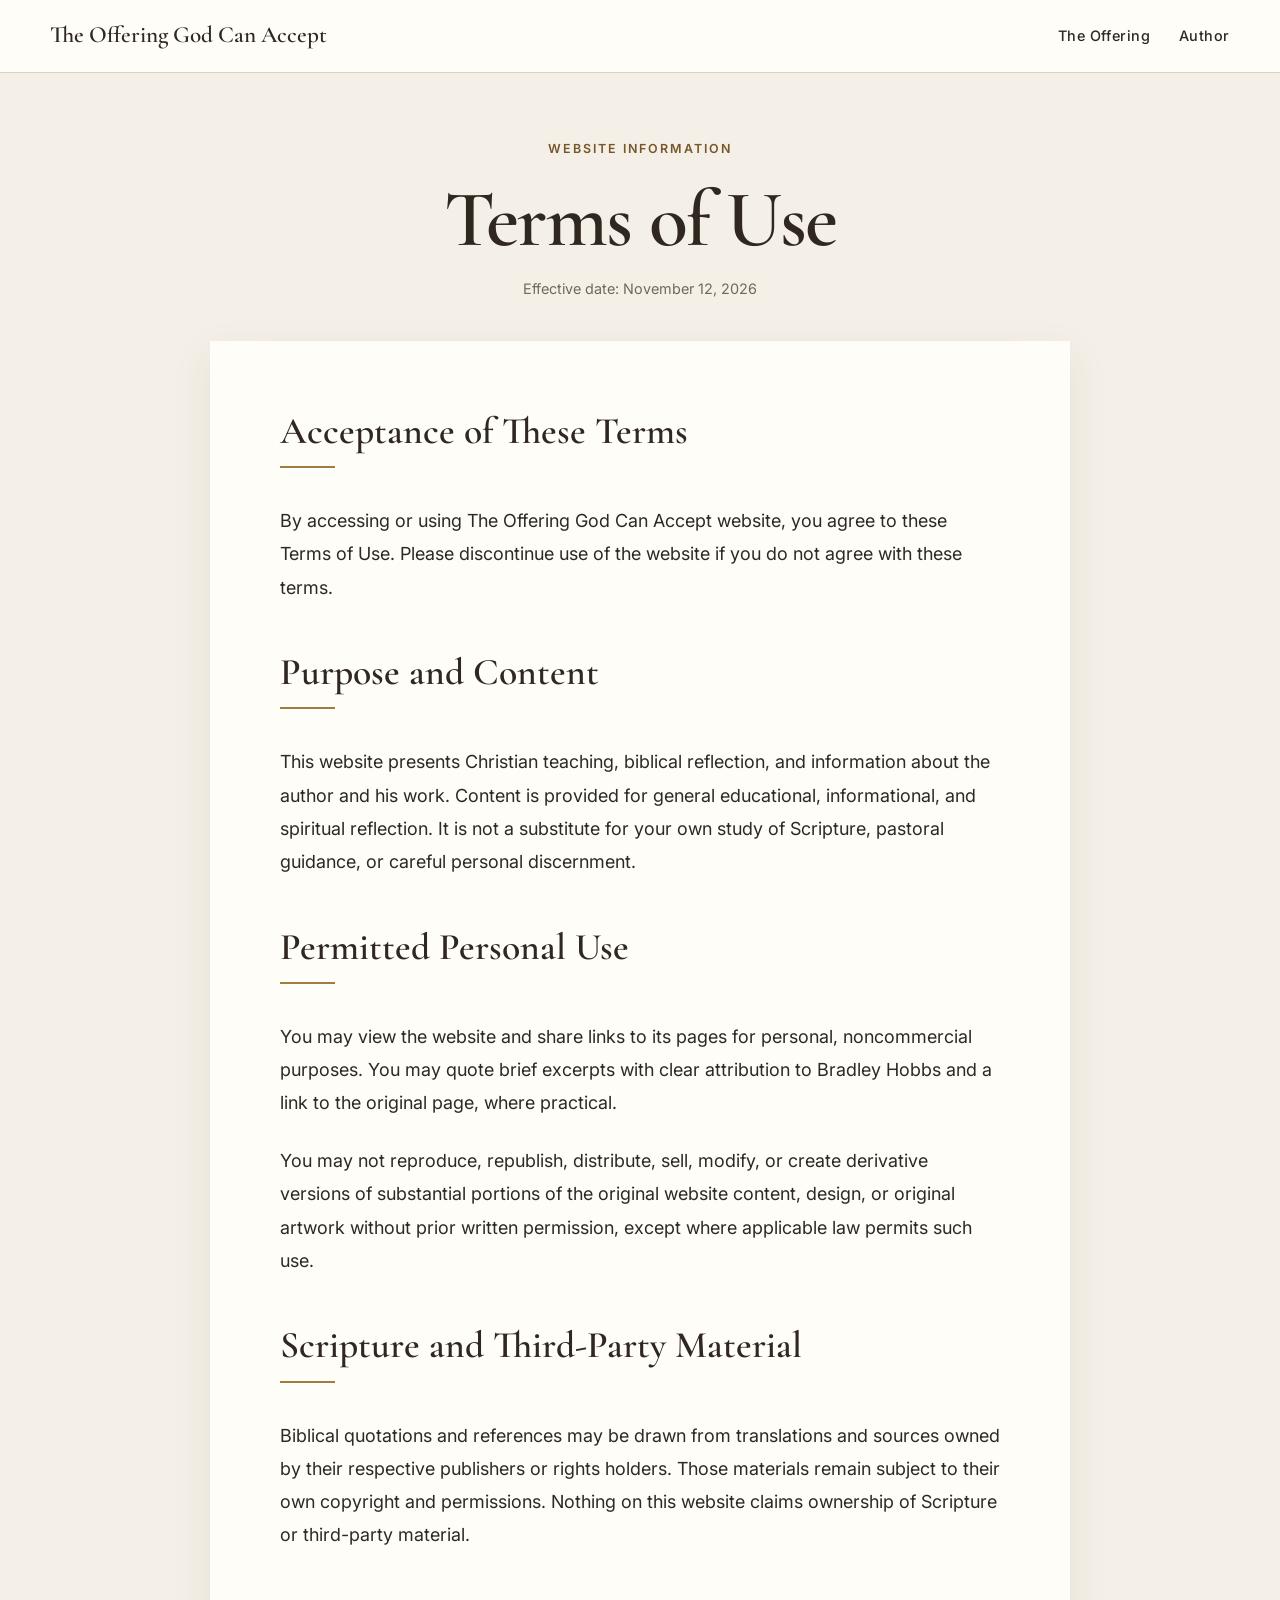
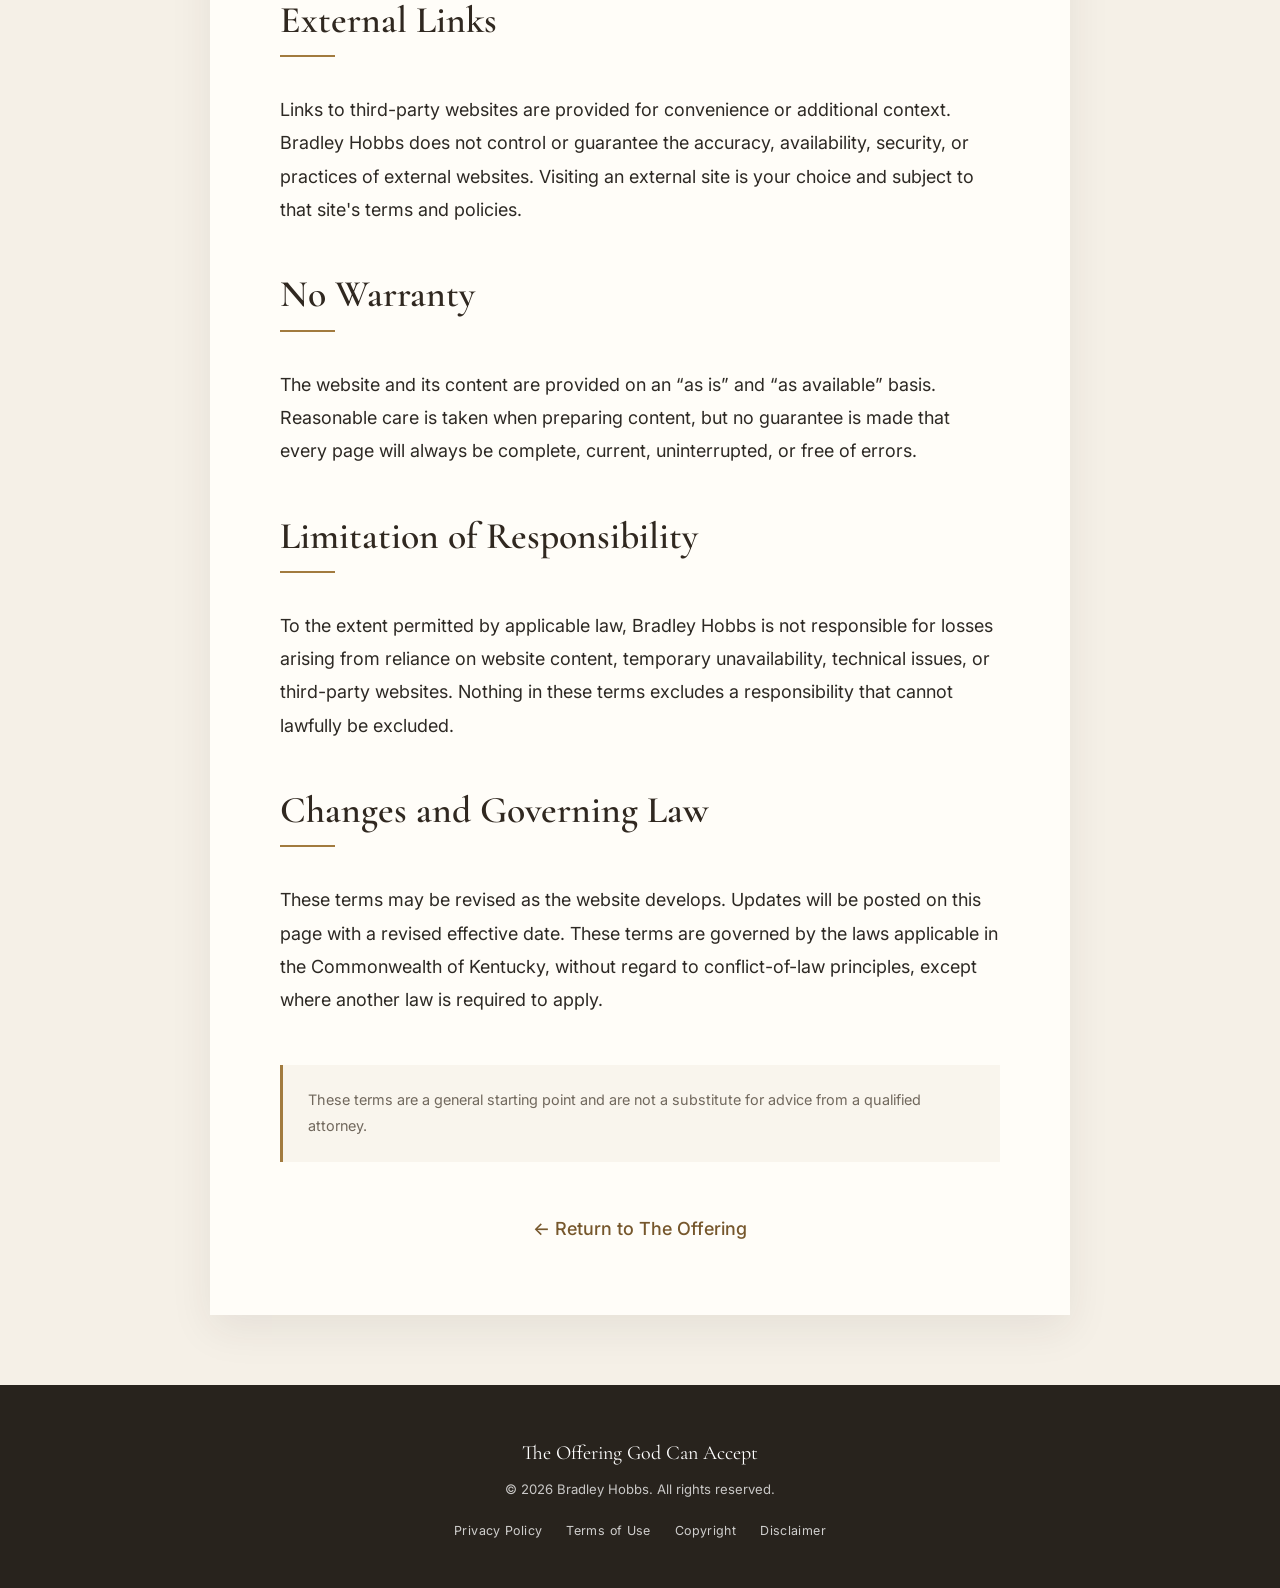
<file: terms.html>
<!DOCTYPE html>
<html lang="en">
<head>
    <meta charset="UTF-8">
    <meta name="viewport" content="width=device-width, initial-scale=1.0">
    <title>Terms of Use | The Offering God Can Accept</title>
    <meta name="description" content="Terms of Use for The Offering God Can Accept by Bradley Hobbs.">
    <meta name="author" content="Bradley Hobbs">
    <link rel="preconnect" href="https://fonts.googleapis.com">
    <link rel="preconnect" href="https://fonts.gstatic.com" crossorigin>
    <link href="https://fonts.googleapis.com/css2?family=Cormorant+Garamond:wght@500;600;700&family=Inter:wght@400;500;600&display=swap" rel="stylesheet">
    <link rel="stylesheet" href="styles.css">
</head>
<body>
    <header class="site-header">
        <div class="container nav-container">
            <a href="index.html" class="site-title">The Offering God Can Accept</a>
            <nav class="main-nav" aria-label="Main navigation">
                <a href="index.html">The Offering</a>
                <a href="author.html">Author</a>
            </nav>
        </div>
    </header>
    <main>
        <section class="legal-hero">
            <p class="eyebrow">Website Information</p>
            <h1>Terms of Use</h1>
            <p>Effective date: November 12, 2026</p>
        </section>
        <article class="reading-container legal-container">
            <section class="teaching-section">
                <h2>Acceptance of These Terms</h2>
                <p>By accessing or using The Offering God Can Accept website, you agree to these Terms of Use. Please discontinue use of the website if you do not agree with these terms.</p>
            </section>
            <section class="teaching-section">
                <h2>Purpose and Content</h2>
                <p>This website presents Christian teaching, biblical reflection, and information about the author and his work. Content is provided for general educational, informational, and spiritual reflection. It is not a substitute for your own study of Scripture, pastoral guidance, or careful personal discernment.</p>
            </section>
            <section class="teaching-section">
                <h2>Permitted Personal Use</h2>
                <p>You may view the website and share links to its pages for personal, noncommercial purposes. You may quote brief excerpts with clear attribution to Bradley Hobbs and a link to the original page, where practical.</p>
                <p>You may not reproduce, republish, distribute, sell, modify, or create derivative versions of substantial portions of the original website content, design, or original artwork without prior written permission, except where applicable law permits such use.</p>
            </section>
            <section class="teaching-section">
                <h2>Scripture and Third-Party Material</h2>
                <p>Biblical quotations and references may be drawn from translations and sources owned by their respective publishers or rights holders. Those materials remain subject to their own copyright and permissions. Nothing on this website claims ownership of Scripture or third-party material.</p>
            </section>
            <section class="teaching-section">
                <h2>External Links</h2>
                <p>Links to third-party websites are provided for convenience or additional context. Bradley Hobbs does not control or guarantee the accuracy, availability, security, or practices of external websites. Visiting an external site is your choice and subject to that site's terms and policies.</p>
            </section>
            <section class="teaching-section">
                <h2>No Warranty</h2>
                <p>The website and its content are provided on an “as is” and “as available” basis. Reasonable care is taken when preparing content, but no guarantee is made that every page will always be complete, current, uninterrupted, or free of errors.</p>
            </section>
            <section class="teaching-section">
                <h2>Limitation of Responsibility</h2>
                <p>To the extent permitted by applicable law, Bradley Hobbs is not responsible for losses arising from reliance on website content, temporary unavailability, technical issues, or third-party websites. Nothing in these terms excludes a responsibility that cannot lawfully be excluded.</p>
            </section>
            <section class="teaching-section">
                <h2>Changes and Governing Law</h2>
                <p>These terms may be revised as the website develops. Updates will be posted on this page with a revised effective date. These terms are governed by the laws applicable in the Commonwealth of Kentucky, without regard to conflict-of-law principles, except where another law is required to apply.</p>
            </section>
            <p class="legal-note">These terms are a general starting point and are not a substitute for advice from a qualified attorney.</p>
            <div class="back-link"><a href="index.html">← Return to The Offering</a></div>
        </article>
    </main>
    <footer class="site-footer">
        <div class="container">
            <p>The Offering God Can Accept</p>
            <p>© 2026 Bradley Hobbs. All rights reserved.</p>
            <nav class="legal-footer-nav" aria-label="Legal information">
                <a href="privacy.html">Privacy Policy</a>
                <a href="terms.html">Terms of Use</a>
                <a href="copyright.html">Copyright</a>
                <a href="disclaimer.html">Disclaimer</a>
            </nav>
        </div>
    </footer>
</body>
</html>
</file>
<file: styles.css>
/* =========================================
   THE OFFERING GOD CAN ACCEPT
   Bradley Hobbs
   ========================================= */

:root {
    --background: #f5f0e7;
    --paper: #fffdf8;
    --paper-soft: #f9f5ed;
    --text: #2d2924;
    --muted: #71685d;
    --heading: #302820;
    --gold: #a27b3f;
    --gold-dark: #76572c;
    --border: #ddd2c1;
    --shadow: 0 14px 40px rgba(45, 41, 36, 0.08);
    --max-width: 860px;
    --wide-width: 1180px;
}


/* =========================================
   RESET
   ========================================= */

* {
    box-sizing: border-box;
}

html {
    scroll-behavior: smooth;
}

body {
    margin: 0;
    padding: 0;
    background: var(--background);
    color: var(--text);
    font-family: "Inter", sans-serif;
    font-size: 18px;
    line-height: 1.85;
}

img {
    display: block;
    max-width: 100%;
}

a {
    color: var(--gold-dark);
    text-decoration: none;
}

a:hover {
    text-decoration: underline;
}


/* =========================================
   TYPOGRAPHY
   ========================================= */

h1,
h2,
h3,
.site-title {
    font-family: "Cormorant Garamond", serif;
    color: var(--heading);
}

h1 {
    margin: 0 0 18px;
    font-size: clamp(2.8rem, 7vw, 5rem);
    font-weight: 600;
    line-height: 1.05;
    letter-spacing: -0.02em;
}

h2 {
    margin: 0 0 28px;
    font-size: clamp(2rem, 5vw, 3rem);
    font-weight: 600;
    line-height: 1.1;
}

p {
    margin: 0 0 1.35em;
}

em {
    font-style: italic;
}


/* =========================================
   CONTAINER
   ========================================= */

.container {
    width: min(calc(100% - 40px), var(--wide-width));
    margin: 0 auto;
}


/* =========================================
   HEADER
   ========================================= */

.site-header {
    position: sticky;
    top: 0;
    z-index: 1000;
    background: rgba(255, 253, 248, 0.96);
    border-bottom: 1px solid var(--border);
    backdrop-filter: blur(12px);
    -webkit-backdrop-filter: blur(12px);
}

.nav-container {
    min-height: 72px;
    display: flex;
    align-items: center;
    justify-content: space-between;
    gap: 24px;
}

.site-title {
    font-size: 1.45rem;
    font-weight: 600;
    line-height: 1.1;
    color: var(--heading);
}

.site-title:hover {
    text-decoration: none;
}

.main-nav {
    display: flex;
    align-items: center;
    gap: 28px;
}

.main-nav a {
    color: var(--text);
    font-size: 0.9rem;
    font-weight: 500;
    letter-spacing: 0.04em;
}

.main-nav a:hover {
    color: var(--gold-dark);
    text-decoration: none;
}


/* =========================================
   HERO
   ========================================= */

.hero {
    width: min(calc(100% - 40px), var(--max-width));
    margin: 28px auto 0;
    background: transparent;
    overflow: hidden;
}

.hero-image {
    width: 100%;
    height: auto;
    min-height: 0;
    object-fit: contain;
    object-position: center;
}


/* =========================================
   READING CONTAINER
   ========================================= */

.reading-container {
    width: min(calc(100% - 40px), var(--max-width));
    margin: 70px auto;
    padding: 70px;
    background: var(--paper);
    box-shadow: var(--shadow);
}


/* =========================================
   ARTICLE HEADER
   ========================================= */

.article-header {
    padding-bottom: 55px;
    margin-bottom: 60px;
    text-align: center;
    border-bottom: 1px solid var(--border);
}

.eyebrow {
    margin-bottom: 18px;
    color: var(--gold-dark);
    font-size: 0.78rem;
    font-weight: 600;
    letter-spacing: 0.16em;
    text-transform: uppercase;
}

.intro {
    max-width: 680px;
    margin: 0 auto;
    color: var(--muted);
    font-family: "Cormorant Garamond", serif;
    font-size: 1.55rem;
    line-height: 1.45;
}


/* =========================================
   TEACHING SECTIONS
   ========================================= */

.teaching-section {
    margin-bottom: 70px;
}

.teaching-section:last-of-type {
    margin-bottom: 0;
}

.teaching-section h2 {
    position: relative;
    padding-bottom: 16px;
}

.teaching-section h2::after {
    content: "";
    display: block;
    width: 55px;
    height: 2px;
    margin-top: 14px;
    background: var(--gold);
}

.teaching-section p {
    max-width: 720px;
}


/* =========================================
   EMPHASIS
   ========================================= */

.emphasis {
    color: var(--heading);
    font-family: "Cormorant Garamond", serif;
    font-size: 1.45rem;
    font-weight: 600;
    line-height: 1.45;
}

.warning {
    color: var(--gold-dark);
    font-family: "Cormorant Garamond", serif;
    font-size: 1.55rem;
    font-weight: 600;
}


/* =========================================
   BLOCKQUOTES
   ========================================= */

blockquote {
    margin: 42px 0;
    padding: 30px 36px;
    border-left: 3px solid var(--gold);
    background: var(--paper-soft);
}

blockquote p {
    margin: 0;
    color: var(--heading);
    font-family: "Cormorant Garamond", serif;
    font-size: 1.65rem;
    font-weight: 600;
    line-height: 1.45;
}

blockquote cite {
    display: block;
    margin-top: 12px;
    color: var(--muted);
    font-family: "Inter", sans-serif;
    font-size: 0.82rem;
    font-style: normal;
    font-weight: 500;
    letter-spacing: 0.08em;
    text-transform: uppercase;
}

.question-block {
    margin-top: 28px;
    margin-bottom: 36px;
}


/* =========================================
   FINAL SECTION
   ========================================= */

.final-section {
    margin-top: 90px;
    padding-top: 65px;
    border-top: 1px solid var(--border);
}

.final-question {
    margin-bottom: 10px;
    color: var(--muted);
    font-size: 1rem;
}

.featured-question {
    margin-bottom: 30px;
    color: var(--heading);
    font-family: "Cormorant Garamond", serif;
    font-size: clamp(1.8rem, 4vw, 2.5rem);
    font-weight: 600;
    line-height: 1.3;
}

.closing-statement {
    margin-top: 45px;
    padding: 32px;
    background: var(--paper-soft);
    border-top: 2px solid var(--gold);
    border-bottom: 2px solid var(--gold);
    color: var(--heading);
    font-family: "Cormorant Garamond", serif;
    font-size: clamp(1.5rem, 3.5vw, 2.15rem);
    font-weight: 600;
    line-height: 1.4;
    text-align: center;
}


/* =========================================
   ARTICLE FOOTER
   ========================================= */

.article-footer {
    margin-top: 75px;
    padding-top: 35px;
    border-top: 1px solid var(--border);
    color: var(--muted);
    text-align: center;
    font-size: 0.9rem;
}

.article-footer p {
    margin-bottom: 8px;
}


/* =========================================
   AUTHOR PAGE
   ========================================= */

.author-hero {
    width: min(calc(100% - 40px), var(--max-width));
    margin: 28px auto 0;
    display: flex;
    flex-direction: column;
    align-items: center;
    gap: 20px;
    overflow: hidden;
}

.author-hero-image {
    display: block;
    width: 100%;
    height: auto;
    object-fit: contain;
    object-position: center;
}

.author-hero-overlay {
    width: min(100%, var(--max-width));
    margin: 0 auto;
    padding: 8px 0 0;
    color: var(--text);
    text-align: center;
}

.author-hero-overlay h1 {
    color: var(--heading);
    margin-bottom: 10px;
}

.author-hero-overlay p:last-child {
    margin: 0;
    color: var(--muted);
    font-family: "Cormorant Garamond", serif;
    font-size: 1.5rem;
}

.author-attribution {
    margin-top: 70px;
    padding: 45px;
    background: var(--paper-soft);
    border: 1px solid var(--border);
    text-align: center;
}

.author-attribution h2 {
    font-size: 2rem;
}

.author-attribution p {
    margin-bottom: 10px;
}

.back-link {
    margin-top: 50px;
    text-align: center;
    font-weight: 500;
}


.author-study-section::after {
    content: "";
    display: table;
    clear: both;
}

.author-study-cover {
    float: left;
    width: min(34%, 270px);
    height: auto;
    margin: 8px 34px 22px 0;
    display: block;
    object-fit: contain;
    box-shadow: 0 12px 28px rgba(0, 0, 0, 0.18);
}

.author-study-section .study-reading-link {
    display: inline-block;
    margin-top: 8px;
    padding: 11px 20px;
    background: var(--gold-dark);
    color: #fff;
    text-decoration: none;
    font-weight: 600;
    transition: opacity 0.2s ease;
}

.author-study-section .study-reading-link:hover {
    opacity: 0.88;
}

@media (max-width: 650px) {
    .author-study-cover {
        float: none;
        width: min(72%, 250px);
        margin: 0 auto 28px;
    }
}

/* =========================================
   SITE FOOTER
   ========================================= */

.site-footer {
    padding: 45px 20px;
    background: #28231d;
    color: rgba(255, 255, 255, 0.75);
    text-align: center;
    font-size: 0.82rem;
}

.site-footer p {
    margin: 5px 0;
}

.site-footer p:first-child {
    color: white;
    font-family: "Cormorant Garamond", serif;
    font-size: 1.25rem;
}


/* =========================================
   TABLET
   ========================================= */

@media (max-width: 900px) {

    body {
        font-size: 17px;
    }

    .reading-container {
        margin: 45px auto;
        padding: 50px;
    }

    .author-hero {
        min-height: 380px;
    }

}


/* =========================================
   MOBILE
   ========================================= */

@media (max-width: 650px) {

    body {
        font-size: 16px;
        line-height: 1.75;
    }

    .container {
        width: min(calc(100% - 28px), var(--wide-width));
    }

    .site-header {
        position: relative;
    }

    .nav-container {
        min-height: auto;
        padding: 17px 0;
        flex-direction: column;
        gap: 12px;
    }

    .site-title {
        font-size: 1.3rem;
        text-align: center;
    }

    .main-nav {
        gap: 22px;
    }

    .main-nav a {
        font-size: 0.82rem;
    }

    .hero,
    .author-hero {
        width: calc(100% - 24px);
        margin-top: 16px;
    }

    .hero-image,
    .author-hero-image {
        height: auto;
    }

    .reading-container {
        width: calc(100% - 24px);
        margin: 25px auto;
        padding: 32px 22px;
        box-shadow: 0 8px 25px rgba(45, 41, 36, 0.06);
    }

    .article-header {
        padding-bottom: 35px;
        margin-bottom: 40px;
    }

    h1 {
        font-size: clamp(2.45rem, 13vw, 3.4rem);
    }

    h2 {
        font-size: 2.15rem;
    }

    .intro {
        font-size: 1.35rem;
    }

    .teaching-section {
        margin-bottom: 52px;
    }

    blockquote {
        margin: 32px 0;
        padding: 23px 22px;
    }

    blockquote p {
        font-size: 1.4rem;
    }

    .emphasis {
        font-size: 1.3rem;
    }

    .warning {
        font-size: 1.35rem;
    }

    .final-section {
        margin-top: 65px;
        padding-top: 45px;
    }

    .featured-question {
        font-size: 1.8rem;
    }

    .closing-statement {
        padding: 25px 20px;
        font-size: 1.55rem;
    }

    .author-hero-overlay {
        width: 100%;
        padding: 4px 0 0;
    }

    .author-hero-overlay h1 {
        font-size: 3.2rem;
    }

    .author-hero-overlay p:last-child {
        font-size: 1.25rem;
    }

    .author-attribution {
        padding: 30px 20px;
    }

    .site-footer {
        padding: 35px 15px;
    }

}


/* =========================================
   SMALL PHONES
   ========================================= */

@media (max-width: 380px) {

    .reading-container {
        width: calc(100% - 16px);
        padding: 28px 18px;
    }

    .site-title {
        font-size: 1.18rem;
    }

    .main-nav {
        gap: 17px;
    }

    h1 {
        font-size: 2.45rem;
    }

    h2 {
        font-size: 2rem;
    }

    blockquote {
        padding: 20px 18px;
    }

}


/* =========================================
   ACCESSIBILITY
   ========================================= */

a:focus-visible {
    outline: 3px solid var(--gold);
    outline-offset: 4px;
}

button:focus-visible {
    outline: 3px solid var(--gold);
    outline-offset: 4px;
}


/* =========================================
   REDUCED MOTION
   ========================================= */

@media (prefers-reduced-motion: reduce) {

    html {
        scroll-behavior: auto;
    }

    * {
        transition: none !important;
        animation: none !important;
    }

}

/* =========================================
   LEGAL PAGES AND FOOTER LINKS
   ========================================= */

.legal-hero {
    width: min(calc(100% - 40px), var(--max-width));
    margin: 64px auto 0;
    text-align: center;
}

.legal-hero h1 { margin-bottom: 14px; }

.legal-hero > p:last-child {
    color: var(--muted);
    font-size: 0.9rem;
}

.legal-container { margin-top: 38px; }

.legal-container .teaching-section { margin-bottom: 48px; }

.legal-container .teaching-section h2 {
    font-size: clamp(1.8rem, 4vw, 2.35rem);
    margin-bottom: 20px;
}

.legal-note {
    margin-top: 45px;
    padding: 22px 25px;
    background: var(--paper-soft);
    border-left: 3px solid var(--gold);
    color: var(--muted);
    font-size: 0.9rem;
}

.legal-footer-nav {
    display: flex;
    flex-wrap: wrap;
    justify-content: center;
    gap: 10px 24px;
    margin-top: 18px;
}

.legal-footer-nav a {
    color: rgba(255, 255, 255, 0.78);
    font-size: 0.78rem;
    letter-spacing: 0.03em;
}

.legal-footer-nav a:hover {
    color: #fff;
    text-decoration: underline;
}

@media (max-width: 650px) {
    .legal-hero {
        width: calc(100% - 28px);
        margin-top: 42px;
    }
    .legal-container { margin-top: 25px; }
    .legal-footer-nav { gap: 10px 16px; }
}
</file>
